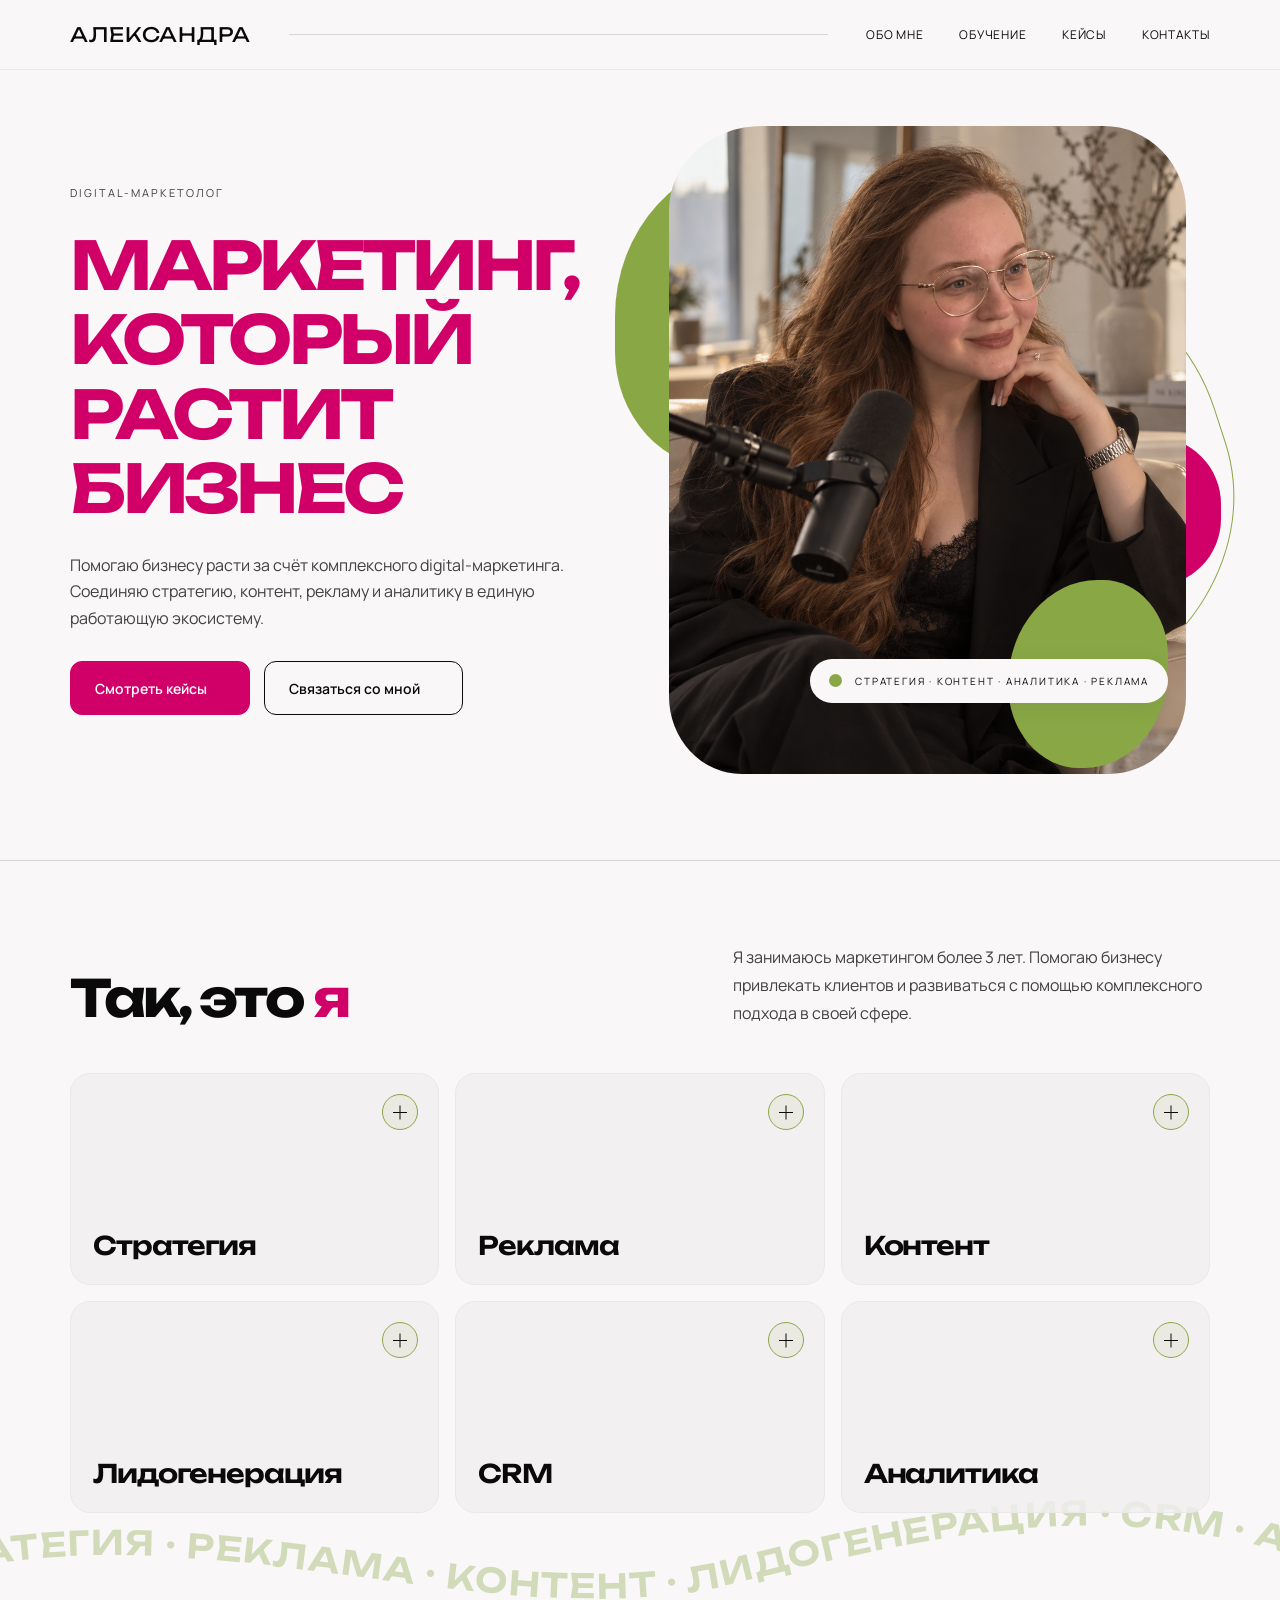
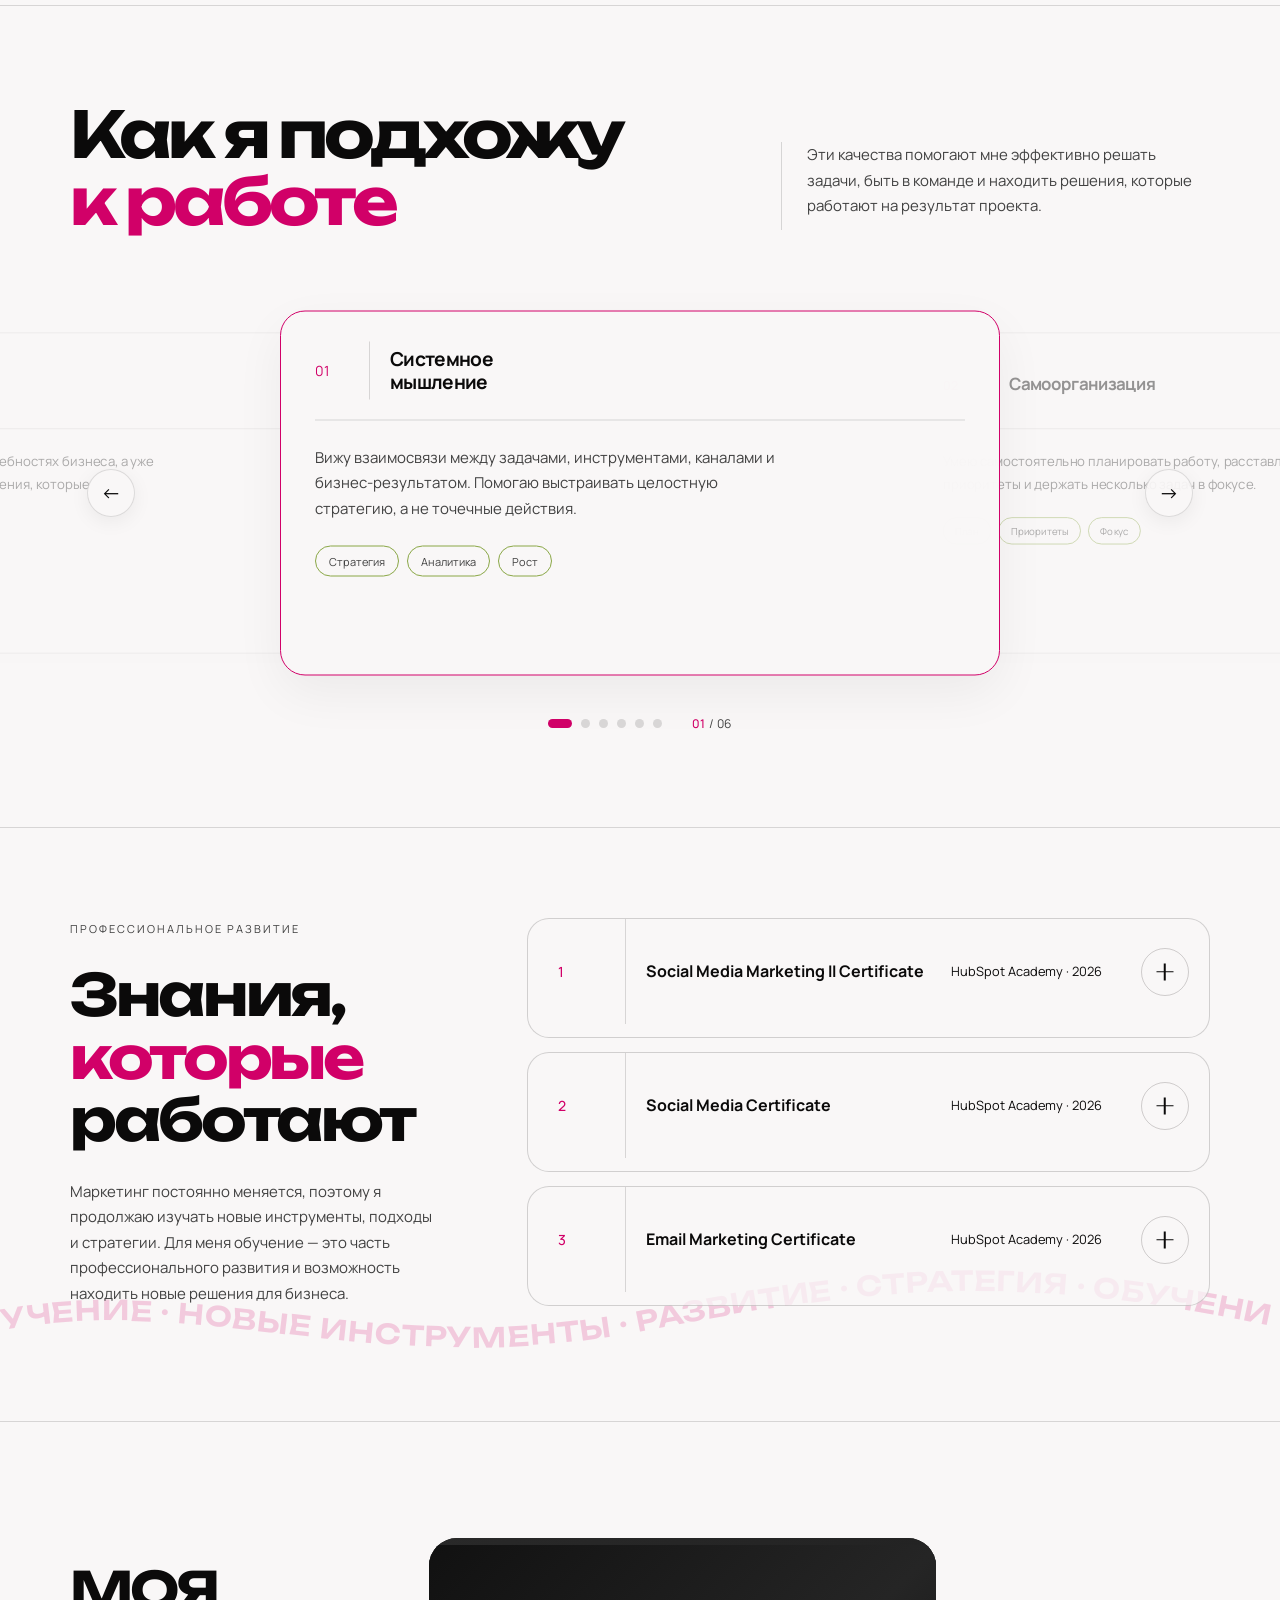
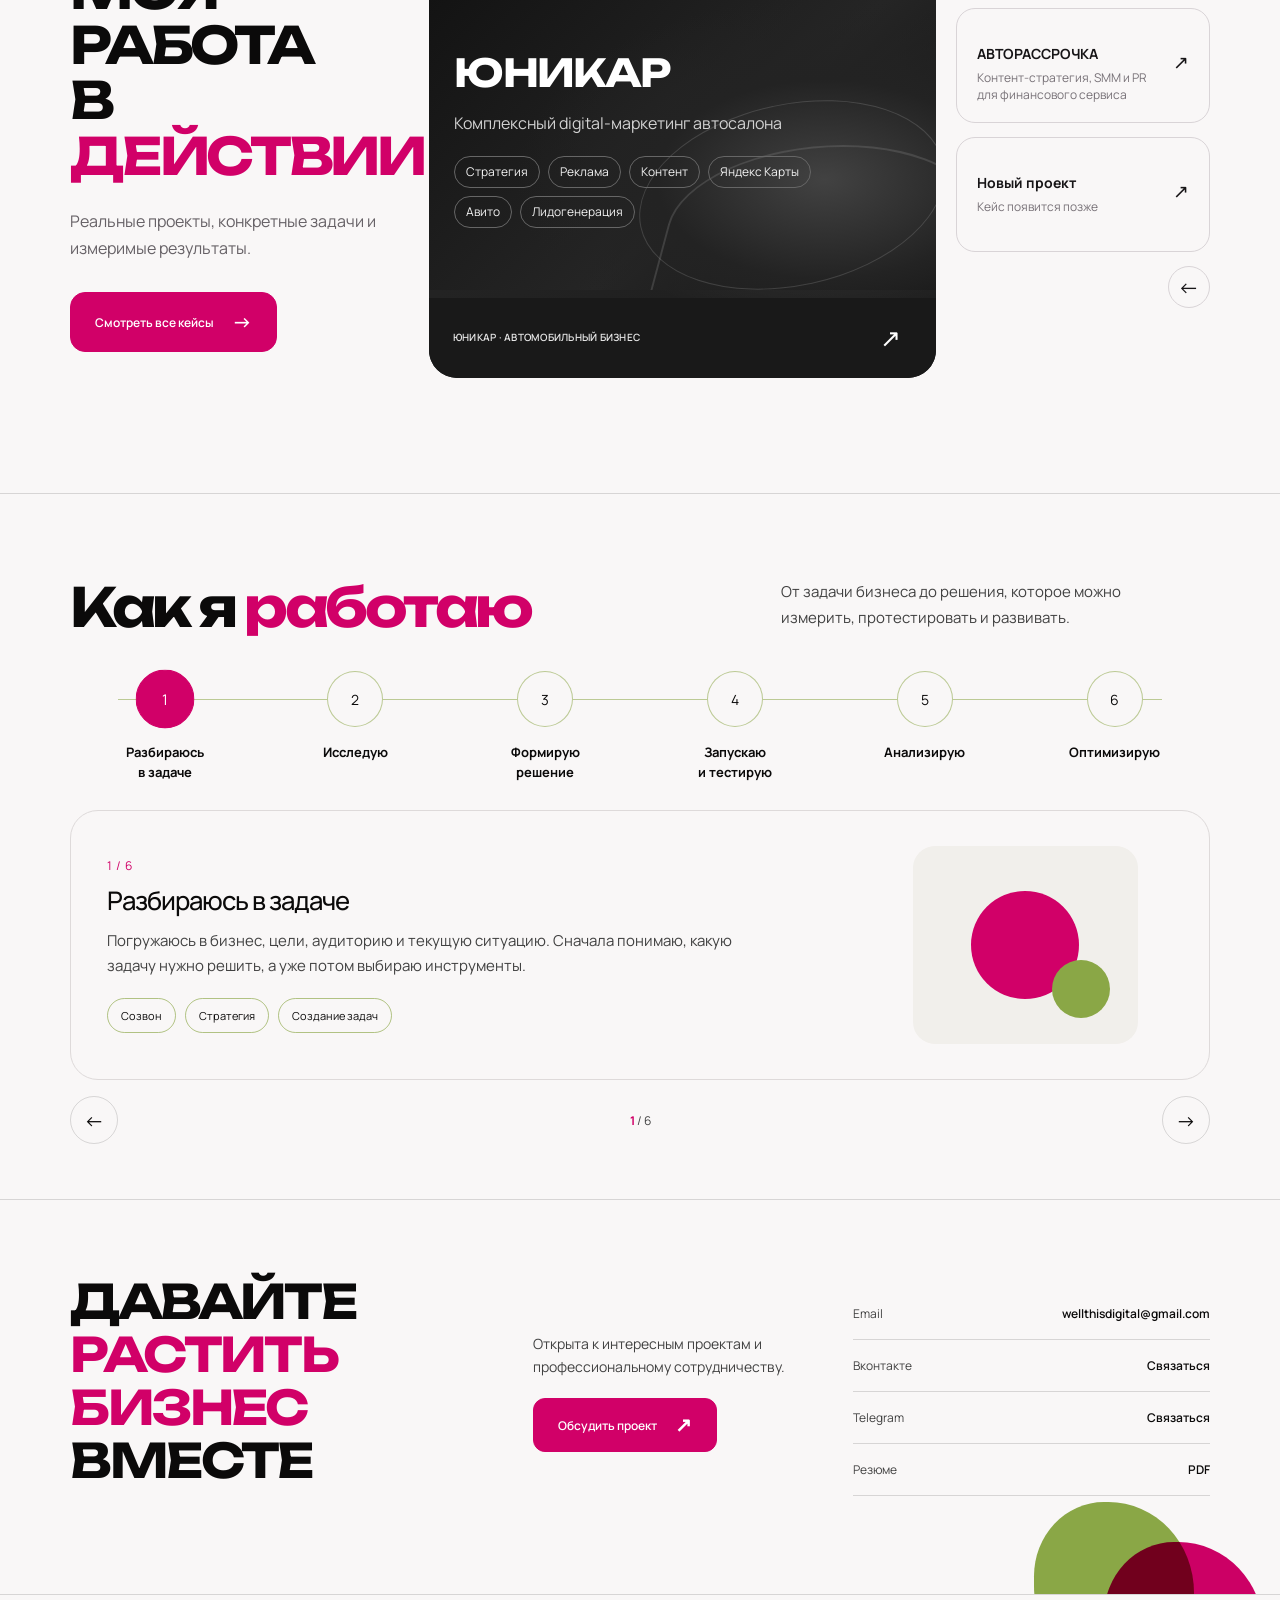
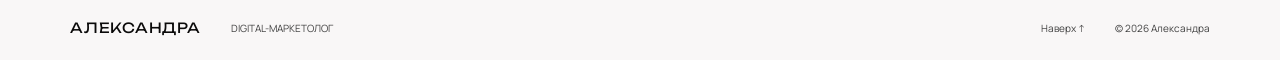
<file: index.html>
<!DOCTYPE html>
<html lang="ru">
<head>
  <meta charset="UTF-8">
  <meta name="viewport" content="width=device-width, initial-scale=1.0">
  <meta name="description" content="Портфолио Александры, digital-маркетолога. Комплексный интернет-маркетинг, реклама, контент-стратегия, CRM и аналитика.">
  <meta name="theme-color" content="#F9F7F7">
  <meta property="og:title" content="Александра — Digital-маркетолог">
  <meta property="og:description" content="Маркетинг, который растит бизнес">
  <meta property="og:type" content="website">
  <title>Маркетинг, который растит бизнес</title>
  <link rel="icon" type="image/png" href="assets/image/favicon.png">
  <link rel="apple-touch-icon" href="assets/image/favicon.png">
  <link rel="preconnect" href="https://fonts.googleapis.com">
  <link rel="preconnect" href="https://fonts.gstatic.com" crossorigin>
  <link href="https://fonts.googleapis.com/css2?family=Manrope:wght@400;500;600;700&family=Unbounded:wght@400;500;600;700&display=swap" rel="stylesheet">
  <link rel="stylesheet" href="styles.css">
</head>
<body>
  <header class="site-header">
    <a class="brand" href="#top" aria-label="Александра — на главную">АЛЕКСАНДРА</a>
    <span class="header-rule" aria-hidden="true"></span>
    <button class="menu-toggle" type="button" aria-label="Открыть меню" aria-expanded="false" aria-controls="main-nav">
      <span></span><span></span>
    </button>
    <nav class="main-nav" id="main-nav" aria-label="Основная навигация">
      <a href="#about">Обо мне</a>
      <a href="#approach">Обучение</a>
      <a href="#cases">Кейсы</a>
      <a href="#contacts">Контакты</a>
    </nav>
  </header>

  <main id="top">
    <section class="hero section-wrap" aria-labelledby="hero-title">
      <div class="hero-copy">
        <p class="eyebrow">DIGITAL-МАРКЕТОЛОГ</p>
        <h1 id="hero-title">МАРКЕТИНГ,<br>КОТОРЫЙ<br>РАСТИТ<br>БИЗНЕС</h1>
        <p class="hero-description">Помогаю бизнесу расти за счёт комплексного digital-маркетинга. Соединяю стратегию, контент, рекламу и аналитику в единую работающую экосистему.</p>
        <div class="hero-actions">
          <a class="button button-primary" href="#cases">Смотреть кейсы <span aria-hidden="true"></span></a>
          <a class="button button-secondary" href="#contacts">Связаться со мной <span aria-hidden="true"></span></a>
        </div>
      </div>

      <div class="hero-visual" aria-label="Портрет Александры">
        <div class="shape shape-olive shape-olive-top" aria-hidden="true"></div>
        <div class="shape shape-outline" aria-hidden="true"></div>
        <div class="shape shape-pink" aria-hidden="true"></div>
        <div class="shape shape-olive shape-olive-bottom" aria-hidden="true"></div>
        <div class="portrait-frame">
          <img src="assets/image/portrait.png" alt="Александра — digital-маркетолог" fetchpriority="high">
        </div>
        <div class="photo-label"><span class="label-dot"></span> СТРАТЕГИЯ · КОНТЕНТ · АНАЛИТИКА · РЕКЛАМА</div>
      </div>
    </section>

    <section class="section-wrap about-section" id="about" aria-labelledby="about-title">
      <div class="about-topline">
        <div class="section-heading">
         <h2 id="about-title">Так, это <span>я</span></h2>
        </div>
        <div class="about-lead">
          <p>Я занимаюсь маркетингом более 3 лет. Помогаю бизнесу привлекать клиентов и развиваться с помощью комплексного подхода в своей сфере.</p>
        </div>
      </div>

<!-- Бегущая строка на фоне карточек -->
<div class="directions-marquee" aria-hidden="true">
  <svg viewBox="0 0 1600 260" preserveAspectRatio="xMidYMid meet">
    <defs>
      <path
        id="marquee-curve"
        d="M -80 145 C 300 65, 620 235, 930 155 S 1450 55, 1680 145"
      />
    </defs>

    <text>
      <textPath href="#marquee-curve">
        СТРАТЕГИЯ · РЕКЛАМА · КОНТЕНТ · ЛИДОГЕНЕРАЦИЯ · CRM · АНАЛИТИКА ·
        СТРАТЕГИЯ · РЕКЛАМА · КОНТЕНТ · ЛИДОГЕНЕРАЦИЯ · CRM · АНАЛИТИКА ·
        СТРАТЕГИЯ · РЕКЛАМА · КОНТЕНТ · ЛИДОГЕНЕРАЦИЯ · CRM · АНАЛИТИКА ·

        <animate
          attributeName="startOffset"
          from="0%"
          to="-33.333%"
          dur="30s"
          repeatCount="indefinite"
        />
      </textPath>
    </text>
  </svg>
</div>
      
<div class="about-main">
<div class="directions-grid">

  <!-- 01. Стратегия -->
  <details class="direction-card">
    <summary class="direction-card-summary">
      <span class="direction-card-title">Стратегия</span>
      <span class="direction-card-plus"></span>
    </summary>

    <div class="direction-card-content">
      <p>
        Анализирую ваш бизнес, целевую аудиторию и конкурентную среду.
        Определяю цели продвижения, подбираю каналы коммуникации и
        формирую стратегию интернет-маркетинга с учётом задач бизнеса.
      </p>

      <div class="direction-tools">
        <h4 class="direction-tools-title">Инструменты и методы</h4>

        <div class="direction-tools-list">
          <span class="direction-tool">Яндекс Метрика</span>
          <span class="direction-tool">Яндекс Wordstat</span>
          <span class="direction-tool">Social Monitoring</span>
          <span class="direction-tool">Анализ конкурентов</span>
          <span class="direction-tool">Анализ целевой аудитории</span>
        </div>
      </div>
    </div>
  </details>


  <!-- 02. Реклама -->
  <details class="direction-card">
    <summary class="direction-card-summary">
      <span class="direction-card-title">Реклама</span>
      <span class="direction-card-plus"></span>
    </summary>

    <div class="direction-card-content">
      <p>
        Запускаю и оптимизирую рекламные кампании. Работаю с рекламными
        объявлениями, анализирую результаты и корректирую продвижение,
        чтобы привлекать целевую аудиторию и снижать стоимость
        привлечения клиентов.
      </p>

      <div class="direction-tools">
        <h4 class="direction-tools-title">Инструменты</h4>

        <div class="direction-tools-list">
          <span class="direction-tool">VK Реклама</span>
          <span class="direction-tool">Яндекс Директ</span>
          <span class="direction-tool">Яндекс Карты</span>
          <span class="direction-tool">Avito</span>
        </div>
      </div>
    </div>
  </details>


  <!-- 03. Контент -->
  <details class="direction-card">
    <summary class="direction-card-summary">
      <span class="direction-card-title">Контент</span>
      <span class="direction-card-plus"></span>
    </summary>

    <div class="direction-card-content">
      <p>
        Разрабатываю контент-стратегию и управляю процессом её реализации.
        Ставлю задачи SMM-специалистам, дизайнерам и другим коллегам, контролирую соответствие контента целям маркетинга
        и единой коммуникационной стратегии.
      </p>

      <div class="direction-tools">
        <h4 class="direction-tools-title">Инструменты</h4>

        <div class="direction-tools-list">
          <span class="direction-tool">Canva</span>
          <span class="direction-tool">CapCut</span>
          <span class="direction-tool">Telegram</span>
          <span class="direction-tool">VK</span>
          <span class="direction-tool">Instagram</span>
          <span class="direction-tool">AI (Claude, ChatGPT)</span>
          <span class="direction-tool">Premiere Pro</span>
        </div>
      </div>
    </div>
  </details>


  <!-- 04. Лидогенерация -->
  <details class="direction-card">
    <summary class="direction-card-summary">
      <span class="direction-card-title">Лидогенерация</span>
      <span class="direction-card-plus"></span>
    </summary>

    <div class="direction-card-content">
      <p>
        Настраиваю формы сбора заявок и чат-боты на различных площадках.
        Продумываю путь пользователя от первого контакта с брендом
        до обращения в компанию и помогаю выстраивать эффективную
        систему привлечения потенциальных клиентов.
      </p>

      <div class="direction-tools">
        <h4 class="direction-tools-title">Инструменты</h4>

        <div class="direction-tools-list">
          <span class="direction-tool">Salebot</span>
          <span class="direction-tool">Senler</span>
          <span class="direction-tool">VK Формы</span>
          <span class="direction-tool">Чат-боты</span>
          <span class="direction-tool">Формы сбора заявок</span>
        </div>
      </div>
    </div>
  </details>


  <!-- 05. CRM -->
  <details class="direction-card">
    <summary class="direction-card-summary">
      <span class="direction-card-title">CRM</span>
      <span class="direction-card-plus"></span>
    </summary>

    <div class="direction-card-content">
      <p>
        Разрабатываю структуру воронки продаж, продумываю этапы
        взаимодействия с клиентами и участвую во внедрении CRM-процессов.
        Помогаю систематизировать работу с заявками и выстраивать
        взаимодействие между маркетингом и продажами.
      </p>

      <div class="direction-tools">
        <h4 class="direction-tools-title">Инструменты</h4>

        <div class="direction-tools-list">
          <span class="direction-tool">CRM-системы</span>
          <span class="direction-tool">Воронка продаж</span>
          <span class="direction-tool">Автоматизация процессов</span>
          <span class="direction-tool">Битрикс24</span>
          <span class="direction-tool">Sboard</span>
          <span class="direction-tool">Teamly</span>
        </div>
      </div>
    </div>
  </details>


  <!-- 06. Аналитика -->
  <details class="direction-card">
    <summary class="direction-card-summary">
      <span class="direction-card-title">Аналитика</span>
      <span class="direction-card-plus"></span>
    </summary>

    <div class="direction-card-content">
      <p>
        Анализирую эффективность рекламных кампаний и маркетинговых
        активностей. Изучаю результаты продвижения, выявляю точки роста
        и определяю, какие изменения могут повысить эффективность маркетинга.
      </p>

      <div class="direction-tools">
        <h4 class="direction-tools-title">Инструменты</h4>

        <div class="direction-tools-list">
          <span class="direction-tool">Яндекс Метрика</span>
          <span class="direction-tool">VK Статистика</span>
          <span class="direction-tool">Яндекс Вебмастер</span>
          <span class="direction-tool">Notion</span>
          <span class="direction-tool">Google Таблицы</span>
          <span class="direction-tool">UTM-метки</span>
        </div>
      </div>
    </div>
  </details>

</div>

</div>

</div>
      </div>
    </section>
    <!-- =====================================================
     02. SOFT SKILLS
===================================================== -->

<section class="section-wrap soft-skills-section"
         id="soft-skills"
         aria-labelledby="soft-skills-title">

  <div class="soft-skills-heading">

    <div class="soft-skills-heading-main">

      <h2 id="soft-skills-title">
        Как я подхожу<br>
        <span>к работе</span>
      </h2>
    </div>

    <div class="soft-skills-intro">
      <span class="soft-skills-intro-line"></span>

      <p>
        Эти качества помогают мне эффективно решать задачи,
        быть в команде и находить решения,
        которые работают на результат проекта.
      </p>
    </div>

  </div>


  <div class="soft-carousel">

    <button
      class="soft-carousel-arrow soft-carousel-arrow-prev"
      type="button"
      aria-label="Предыдущий soft skill">
      <span>←</span>
    </button>


    <div class="soft-carousel-window">

      <div class="soft-carousel-track">


        <!-- 01 -->
        <article class="soft-skill-card is-active"
                 data-soft-index="0">

          <div class="soft-skill-top">
            <span class="soft-skill-number">01</span>

            <h3>
              Системное<br>
              мышление
            </h3>

             
          </div>

          <div class="soft-skill-divider"></div>

          <div class="soft-skill-body">

            <p>
              Вижу взаимосвязи между задачами, инструментами,
              каналами и бизнес-результатом. Помогаю выстраивать
              целостную стратегию, а не точечные действия.
            </p>

            <div class="soft-skill-tags">
              <span>Стратегия</span>
              <span>Аналитика</span>
              <span>Рост</span>
            </div>


          </div>
        </article>


        <!-- 02 -->
        <article class="soft-skill-card"
                 data-soft-index="1">

          <div class="soft-skill-top">
            <span class="soft-skill-number">02</span>

            <h3>Самоорганизация</h3>

          </div>

          <div class="soft-skill-divider"></div>

          <div class="soft-skill-body">

            <p>
              Умею самостоятельно планировать работу,
              расставлять приоритеты и держать несколько
              задач в фокусе.
            </p>

            <div class="soft-skill-tags">
              <span>План</span>
              <span>Приоритеты</span>
              <span>Фокус</span>
            </div>


          </div>
        </article>


        <!-- 03 -->
        <article class="soft-skill-card"
                 data-soft-index="2">

          <div class="soft-skill-top">
            <span class="soft-skill-number">03</span>

            <h3>Саморазвитие</h3>

            
          </div>

          <div class="soft-skill-divider"></div>

          <div class="soft-skill-body">

            <p>
              Постоянно изучаю новые инструменты, подходы
              и тренды, чтобы расширять свои профессиональные
              возможности.
            </p>

            <div class="soft-skill-tags">
              <span>Обучение</span>
              <span>Инструменты</span>
              <span>Развитие</span>
            </div>


          </div>
        </article>


        <!-- 04 -->
        <article class="soft-skill-card"
                 data-soft-index="3">

          <div class="soft-skill-top">
            <span class="soft-skill-number">04</span>

            <h3>
              Умение объяснять<br>
              сложное простым языком
            </h3>

          </div>

          <div class="soft-skill-divider"></div>

          <div class="soft-skill-body">

            <p>
              Перевожу маркетинговые задачи и инструменты
              на понятный для бизнеса язык. Умею доносить
              идеи чётко и структурно.
            </p>

            <div class="soft-skill-tags">
              <span>Коммуникация</span>
              <span>Структура</span>
              <span>Понятность</span>
            </div>


          </div>
        </article>


        <!-- 05 -->
        <article class="soft-skill-card"
                 data-soft-index="4">

          <div class="soft-skill-top">
            <span class="soft-skill-number">05</span>

            <h3>
              Ответственность<br>
              за сроки
            </h3>

          </div>

          <div class="soft-skill-divider"></div>

          <div class="soft-skill-body">

            <p>
              Соблюдаю дедлайны и держу задачи под контролем
              от начала до завершения. Заранее оцениваю сроки
              и предупреждаю о возможных рисках.
            </p>

            <div class="soft-skill-tags">
              <span>Дедлайны</span>
              <span>Контроль</span>
              <span>Ответственность</span>
            </div>


          </div>
        </article>


        <!-- 06 -->
        <article class="soft-skill-card"
                 data-soft-index="5">

          <div class="soft-skill-top">
            <span class="soft-skill-number">06</span>

            <h3>
              Ориентация<br>
              на задачи клиента
            </h3>

          </div>

          <div class="soft-skill-divider"></div>

          <div class="soft-skill-body">

            <p>
              Сначала разбираюсь в задаче и потребностях бизнеса,
              а уже потом подбираю инструменты и решения,
              которые действительно приносят результат.
            </p>

            <div class="soft-skill-tags">
              <span>Клиент</span>
              <span>Ценность</span>
              <span>Результат</span>
            </div>


          </div>
        </article>

      </div>

    </div>


    <button
      class="soft-carousel-arrow soft-carousel-arrow-next"
      type="button"
      aria-label="Следующий soft skill">
      <span>→</span>
    </button>

  </div>


  <div class="soft-carousel-controls">

    <div class="soft-carousel-dots"
         aria-label="Навигация по soft skills">

      <button type="button" data-soft-dot="0" aria-label="Системное мышление"></button>
      <button type="button" data-soft-dot="1" aria-label="Самоорганизация"></button>
      <button type="button" data-soft-dot="2" aria-label="Саморазвитие"></button>
      <button type="button" data-soft-dot="3" aria-label="Умение объяснять сложное простым языком"></button>
      <button type="button" data-soft-dot="4" aria-label="Ответственность за сроки"></button>
      <button type="button" data-soft-dot="5" aria-label="Ориентация на задачи клиента"></button>

    </div>

    <span class="soft-carousel-counter">
      <b>01</b> / 06
    </span>

  </div>

</section>
    <section class="section-wrap learning-section" id="approach" aria-labelledby="learning-title">
      <div class="learning-copy">
        <p class="section-index">ПРОФЕССИОНАЛЬНОЕ РАЗВИТИЕ</p>
        <h2 id="learning-title">Знания,<br><span>которые</span><br>работают</h2>
        <p class="learning-description">Маркетинг постоянно меняется, поэтому я продолжаю изучать новые инструменты, подходы и стратегии. Для меня обучение — это часть профессионального развития и возможность находить новые решения для бизнеса.</p>
      </div>

      <div class="learning-certificates" aria-label="Сертификаты HubSpot Academy">
        <details class="certificate-card">
          <summary class="certificate-summary">
            <span class="certificate-number">1</span>
            <span class="certificate-name">Social Media Marketing II Certificate</span>
            <span class="certificate-meta">HubSpot Academy · 2026</span>
            <span class="certificate-toggle" aria-hidden="true"></span>
          </summary>
          <div class="certificate-content">
            <a class="certificate-preview" href="assets/certificates/certificate-social-media-marketing-ii.png" target="_blank" rel="noopener" aria-label="Открыть сертификат Social Media Marketing II в полном размере">
              <img src="assets/certificates/certificate-social-media-marketing-ii.png" alt="Сертификат Social Media Marketing II Certificate от HubSpot Academy" loading="lazy">
              <span class="certificate-zoom" aria-hidden="true">↗</span>
            </a>
            <div class="certificate-details">
              <h3>Сертификат по социальному медиамаркетингу</h3>
              <p>Стратегическое планирование, создание контента, развитие сообщества, социальная коммерция, реклама без cookies и создание коротких видео.</p>
              <div class="certificate-tags" aria-label="Темы курса">
                <span>Стратегия</span><span>Контент</span><span>Сообщество</span><span>Социальная коммерция</span><span>Короткие видео</span>
              </div>
              <a class="button button-primary certificate-button" href="assets/certificates/certificate-social-media-marketing-ii.png" target="_blank" rel="noopener">Посмотреть сертификат <span aria-hidden="true">↗</span></a>
            </div>
          </div>
        </details>

        <details class="certificate-card">
          <summary class="certificate-summary">
            <span class="certificate-number">2</span>
            <span class="certificate-name">Social Media Certificate</span>
            <span class="certificate-meta">HubSpot Academy · 2026</span>
            <span class="certificate-toggle" aria-hidden="true"></span>
          </summary>
          <div class="certificate-content">
            <a class="certificate-preview" href="assets/certificates/certificate-social-media.png" target="_blank" rel="noopener" aria-label="Открыть сертификат Social Media Certificate в полном размере">
              <img src="assets/certificates/certificate-social-media.png" alt="Сертификат Social Media Certificate от HubSpot Academy" loading="lazy">
              <span class="certificate-zoom" aria-hidden="true">↗</span>
            </a>
            <div class="certificate-details">
              <h3>Сертификат по социальным медиа</h3>
              <p>Социальный мониторинг, контент-стратегия, вовлечённость аудитории, создание правил коммуникации и оценка эффективности социальных сетей.</p>
              <div class="certificate-tags" aria-label="Темы курса">
                <span>Social monitoring</span><span>Контент-стратегия</span><span>Вовлечённость</span><span>Коммуникация</span><span>Social ROI</span>
              </div>
              <a class="button button-primary certificate-button" href="assets/certificates/certificate-social-media.png" target="_blank" rel="noopener">Посмотреть сертификат <span aria-hidden="true">↗</span></a>
            </div>
          </div>
        </details>

        <details class="certificate-card">
          <summary class="certificate-summary">
            <span class="certificate-number">3</span>
            <span class="certificate-name">Email Marketing Certificate</span>
            <span class="certificate-meta">HubSpot Academy · 2026</span>
            <span class="certificate-toggle" aria-hidden="true"></span>
          </summary>
          <div class="certificate-content">
            <a class="certificate-preview" href="assets/certificates/Email-marketing.png" target="_blank" rel="noopener" aria-label="Открыть сертификат Email Marketing Certificate в полном размере">
              <img src="assets/certificates/Email-marketing.png" alt="Сертификат Email Marketing Certificate от HubSpot Academy" loading="lazy">
              <span class="certificate-zoom" aria-hidden="true">↗</span>
            </a>
            <div class="certificate-details">
              <h3>Сертификат по email-маркетингу</h3>
              <p>Изучение и практическое применение инструментов email-маркетинга: создание и настройка email-кампаний, сегментация контактов, автоматизация рассылок, анализ эффективности и оптимизация коммуникации с аудиторией.</p>
              <div class="certificate-tags" aria-label="Темы курса">
                <span>Email-marketing</span><span>A/B-тестирование</span><span>Рассылки</span><span>Пуш-уведомления</span><span>Аналитика рассылок</span><span>Сегментация</span>
              </div>
              <a class="button button-primary certificate-button" href="assets/certificates/certificate-social-media.png" target="_blank" rel="noopener">Посмотреть сертификат <span aria-hidden="true">↗</span></a>
            </div>
          </div>
        </details>
      </div>

      <div class="learning-marquee" aria-hidden="true">
        <svg viewBox="0 0 1600 230" preserveAspectRatio="none">
          <defs><path id="learning-marquee-curve" d="M 0 90 C 260 45, 470 165, 800 105 S 1300 45, 1600 115" /></defs>
          <text><textPath href="#learning-marquee-curve">ОБУЧЕНИЕ · НОВЫЕ ИНСТРУМЕНТЫ · РАЗВИТИЕ · СТРАТЕГИЯ · ОБУЧЕНИЕ · НОВЫЕ ИНСТРУМЕНТЫ · РАЗВИТИЕ · СТРАТЕГИЯ · <animate attributeName="startOffset" from="0%" to="-50%" dur="32s" repeatCount="indefinite" /></textPath></text>
        </svg>
      </div>
    </section>
  
<section class="section-wrap cases-section" id="cases" aria-labelledby="cases-title">

  <!-- Заголовок слева -->
  <div class="cases-intro">
    <h2 id="cases-title">МОЯ РАБОТА<br>В <span>ДЕЙСТВИИ</span></h2>
    <p>Реальные проекты, конкретные задачи и измеримые результаты.</p>
    <a class="button button-primary" href="#case-carousel">
      Смотреть все кейсы <span aria-hidden="true">→</span>
    </a>
  </div>

  <!-- Карусель проектов -->
  <div class="cases-carousel" id="case-carousel"
       aria-label="Мои проекты">

    <!-- Большая карточка выбранного проекта -->
    <article class="featured-case" data-case-id="unicar">

      <button class="case-open-area" type="button"
              data-open-case="unicar"
              aria-label="Подробнее о проекте Юникар">

        <div class="case-visual">
          <div class="case-placeholder">
            <span class="case-number"></span>
            <div class="case-brand">ЮНИКАР</div>
            <p>Комплексный digital-маркетинг автосалона</p>

            <div class="case-tags">
              <span>Стратегия</span>
              <span>Реклама</span>
              <span>Контент</span>
              <span>Яндекс Карты</span>
              <span>Авито</span>
              <span>Лидогенерация</span>
            </div>
          </div>
        </div>

      </button>

      <div class="case-footer">
        <span>ЮНИКАР · АВТОМОБИЛЬНЫЙ БИЗНЕС</span>

        <!-- Эта стрелка переключает проекты -->
        <button class="case-next" type="button"
                aria-label="Следующий проект">
          ↗
        </button>
      </div>
    </article>

    <!-- Два следующих проекта -->
    <div class="case-teasers">

      <article class="teaser-card" data-case-id="project-02">
        <span class="teaser-number"></span>
        <button class="teaser-open" type="button"
                data-open-case="project-02">
          <span class="teaser-title">Новый проект</span>
          <span class="teaser-caption">Кейс появится позже</span>
        </button>
        <span class="teaser-arrow" aria-hidden="true">↗</span>
      </article>

      <article class="teaser-card" data-case-id="project-03">
        <span class="teaser-number"></span>
        <button class="teaser-open" type="button"
                data-open-case="project-03">
          <span class="teaser-title">Новый проект</span>
          <span class="teaser-caption">Кейс появится позже</span>
        </button>
        <span class="teaser-arrow" aria-hidden="true">↗</span>
      </article>

      <!-- Кнопка возврата к предыдущим проектам -->
      <button class="cases-prev" type="button"
              aria-label="Предыдущий проект">
        ←
      </button>

    </div>
  </div>

  <!-- Модальное окно с подробностями кейса -->
  <div class="case-modal" id="case-modal"
       hidden
       role="dialog"
       aria-modal="true"
       aria-labelledby="case-modal-title">

    <div class="case-modal-backdrop" data-close-case></div>

    <div class="case-modal-content">
      <button class="case-modal-close" type="button"
              data-close-case
              aria-label="Закрыть кейс">
        ×
      </button>

      <span class="case-modal-number"></span>
      <h3 id="case-modal-title">ЮНИКАР</h3>

      <p class="case-modal-description">
        Комплексный digital-маркетинг автосалона.
      </p>

      <div class="case-modal-body">
        <!-- Подробное описание проекта добавим отдельно -->
      </div>

      <div class="case-modal-navigation">
        <button class="case-modal-prev" type="button">
          ← Предыдущий кейс
        </button>
        <button class="case-modal-next" type="button">
          Следующий кейс →
        </button>
      </div>
    </div>
  </div>

</section>

<!-- =====================================================
     05. КАК Я РАБОТАЮ
===================================================== -->

<section class="section-wrap work-process-section"
         id="process"
         aria-labelledby="process-title">

  <!-- Заголовок -->

  <div class="work-process-heading">

    <div class="work-process-title">

      <h2 id="process-title">
        Как я <span>работаю</span>
      </h2>

    </div>

    <div class="work-process-intro">
      <p>
        От задачи бизнеса до решения, которое
        можно измерить, протестировать и
        развивать.
      </p>
    </div>

  </div>


  <!-- =================================================
       ШАГИ ПРОЦЕССА
  ================================================== -->

  <div class="work-process-steps">

    <!-- 01 -->

    <button class="work-process-step is-active"
            type="button"
            data-process-step="0">

      <span class="work-process-number">1</span>

      <span class="work-process-step-title">
        Разбираюсь<br>
        в задаче
      </span>

    </button>


    <!-- 02 -->

    <button class="work-process-step"
            type="button"
            data-process-step="1">

      <span class="work-process-number">2</span>

      <span class="work-process-step-title">
        Исследую
      </span>

    </button>


    <!-- 03 -->

    <button class="work-process-step"
            type="button"
            data-process-step="2">

      <span class="work-process-number">3</span>

      <span class="work-process-step-title">
        Формирую<br>
        решение
      </span>

    </button>


    <!-- 04 -->

    <button class="work-process-step"
            type="button"
            data-process-step="3">

      <span class="work-process-number">4</span>

      <span class="work-process-step-title">
        Запускаю<br>
        и тестирую
      </span>

    </button>


    <!-- 05 -->

    <button class="work-process-step"
            type="button"
            data-process-step="4">

      <span class="work-process-number">5</span>

      <span class="work-process-step-title">
        Анализирую
      </span>

    </button>


    <!-- 06 -->

    <button class="work-process-step"
            type="button"
            data-process-step="5">

      <span class="work-process-number">6</span>

      <span class="work-process-step-title">
        Оптимизирую
      </span>

    </button>

  </div>


  <!-- =================================================
       АКТИВНЫЙ ЭТАП
  ================================================== -->

  <div class="work-process-content">

    <!-- 01 -->

    <article class="work-process-panel is-active"
             data-process-panel="0">

      <div class="work-process-panel-text">

        <span class="work-process-counter">
          1 / 6
        </span>

        <h3>
          Разбираюсь в задаче
        </h3>

        <p>
          Погружаюсь в бизнес, цели, аудиторию и текущую
          ситуацию. Сначала понимаю, какую задачу нужно
          решить, а уже потом выбираю инструменты.
        </p>

        <div class="work-process-tags">
          <span>Созвон</span>
          <span>Стратегия</span>
          <span>Создание задач</span>
        </div>

      </div>

      <div class="work-process-visual"
           aria-hidden="true">
        <span class="work-shape-pink"></span>
        <span class="work-shape-olive"></span>
      </div>

    </article>


    <!-- 02 -->

    <article class="work-process-panel"
             data-process-panel="1">

      <div class="work-process-panel-text">

        <span class="work-process-counter">
          2 / 6
        </span>

        <h3>
          Исследую
        </h3>

        <p>
          Изучаю аудиторию, конкурентов, текущие каналы
          продвижения и данные. Ищу точки роста и
          определяю, что уже работает, а что требует изменений.
        </p>

        <div class="work-process-tags">
          <span>Аудит площадок</span>
          <span>Анализ ситуации</span>
          <span>Выявляю точки роста</span>
        </div>

      </div>

      <div class="work-process-visual"
           aria-hidden="true">
        <span class="work-shape-pink"></span>
        <span class="work-shape-olive"></span>
      </div>

    </article>


    <!-- 03 -->

    <article class="work-process-panel"
             data-process-panel="2">

      <div class="work-process-panel-text">

        <span class="work-process-counter">
          3 / 6
        </span>

        <h3>
          Формирую решение
        </h3>

        <p>
          Предлагаю стратегию, подбираю инструменты
          и составляю понятный план действий
          с приоритетами. 
        </p>

        <div class="work-process-tags">
          <span>Созвон</span>
          <span>Разбор ситуации</span>
          <span>План действий</span>
        </div>

      </div>

      <div class="work-process-visual"
           aria-hidden="true">
        <span class="work-shape-pink"></span>
        <span class="work-shape-olive"></span>
      </div>

    </article>


    <!-- 04 -->

    <article class="work-process-panel"
             data-process-panel="3">

      <div class="work-process-panel-text">

        <span class="work-process-counter">
          4 / 6
        </span>

        <h3>
          Запускаю и тестирую
        </h3>

        <p>
          Реализую решение, настраиваю инструменты,
          тестирую гипотезы и корректирую то,
          что не работает.
        </p>

        <div class="work-process-tags">
          <span>Запуск</span>
          <span>Тестирование гипотез</span>
          <span>Коррекция результата</span>
        </div>

      </div>

      <div class="work-process-visual"
           aria-hidden="true">
        <span class="work-shape-pink"></span>
        <span class="work-shape-olive"></span>
      </div>

    </article>


    <!-- 05 -->

    <article class="work-process-panel"
             data-process-panel="4">

      <div class="work-process-panel-text">

        <span class="work-process-counter">
          5 / 6
        </span>

        <h3>
          Анализирую результат
        </h3>

        <p>
          Оцениваю эффективность по ключевым метрикам
          и смотрю не только на цифры, но и на поведение
          аудитории.
        </p>

        <div class="work-process-tags">
          <span>Метрики</span>
          <span>Аналитика работы</span>
          <span>Инструменты для Вас</span>
        </div>

      </div>

      <div class="work-process-visual"
           aria-hidden="true">
        <span class="work-shape-pink"></span>
        <span class="work-shape-olive"></span>
      </div>

    </article>


    <!-- 06 -->

    <article class="work-process-panel"
             data-process-panel="5">

      <div class="work-process-panel-text">

        <span class="work-process-counter">
          6 / 6
        </span>

        <h3>
          Оптимизирую и развиваю
        </h3>

        <p>
          Масштабирую успешные решения, внедряю новые
          инструменты и продолжаю искать точки роста.
        </p>

        <div class="work-process-tags">
          <span>Оптимизация</span>
          <span>Рост</span>
          <span>Развитие решений</span>
        </div>

      </div>

      <div class="work-process-visual"
           aria-hidden="true">
        <span class="work-shape-pink"></span>
        <span class="work-shape-olive"></span>
      </div>

    </article>

  </div>


  <!-- =================================================
       НАВИГАЦИЯ
  ================================================== -->

  <div class="work-process-controls">

    <button class="work-process-arrow work-process-arrow-prev"
            type="button"
            aria-label="Предыдущий этап">
      <span>←</span>
    </button>

    <span class="work-process-current">
      <b>1</b> / 6
    </span>

    <button class="work-process-arrow work-process-arrow-next"
            type="button"
            aria-label="Следующий этап">
      <span>→</span>
    </button>

  </div>

</section>
    <section class="section-wrap contacts-section" id="contacts" aria-labelledby="contacts-title">
      <div class="contacts-heading">
        <h2 id="contacts-title">ДАВАЙТЕ<br><span>РАСТИТЬ <br>БИЗНЕС</span><br>ВМЕСТЕ</h2>
      </div>
      <div class="contacts-copy">
        <p>Открыта к интересным проектам и профессиональному сотрудничеству.</p>
        <a class="button button-primary" href="https://t.me/goldretriver">Обсудить проект <span aria-hidden="true">↗</span></a>
      </div>
      <div class="contact-links">
        <a href="mailto:wellthisdigital@gmail.com"><span>Email</span><b>wellthisdigital@gmail.com</b></a>
        <a href="https://t.me/goldretriver" target="_blank" rel="noreferrer"><span>Вконтакте</span><b>Связаться</b></a>
        <a href="https://t.me/goldretriver" target="_blank" rel="noreferrer"><span>Telegram</span><b>Связаться</b></a>
        <a href="assets/certificates/Res_I.pdf" aria-label="Добавить ссылку на резюме"><span>Резюме</span><b>PDF</b></a>
      </div>
      <div class="contact-decoration" aria-hidden="true"><span></span><i></i></div>
    </section>
  </main>

  <footer class="site-footer">
    <a class="brand" href="#top">АЛЕКСАНДРА</a>
    <span>DIGITAL-МАРКЕТОЛОГ</span>
    <a href="#top">Наверх ↑</a>
    <small>© <span id="year"></span> Александра</small>
  </footer>
  <script src="script.js"></script>
</body>
</html>
</file>
<file: styles.css>
@import url('https://fonts.googleapis.com/css2?family=Manrope:wght@400;500;600;700&family=Unbounded:wght@400;500;600;700&display=swap');

:root {
  --cream: #F9F7F7;
  --black: #0B0A0A;
  --graphite: #414141;
  --olive: #8AA746;
  --pink: #D10068;
  --line: rgba(11, 10, 10, .14);
  --font-heading: "Unbounded", sans-serif;
  --font-body: "Manrope", sans-serif;
  --page-gutter: clamp(22px, 5.5vw, 96px);
}

* { box-sizing: border-box; }
html { scroll-behavior: smooth; scroll-padding-top: 90px; }
body { margin: 0; background: var(--cream); color: var(--black); font-family: var(--font-body); }
a { color: inherit; text-decoration: none; }
button { font: inherit; }
img { display: block; max-width: 100%; }
.section-wrap { padding-inline: var(--page-gutter); position: relative; }
.site-header {
  position: sticky; top: 0; z-index: 50; display: flex; align-items: center; gap: clamp(18px, 3vw, 54px);
  padding: 22px var(--page-gutter); background: rgba(249,247,247,.92); backdrop-filter: blur(14px);
  border-bottom: 1px solid rgba(11,10,10,.06);
}
.brand { font-family: var(--font-heading); font-size: clamp(15px, 1.55vw, 24px); letter-spacing: .04em; white-space: nowrap; }
.header-rule { height: 1px; flex: 1; background: var(--line); }
.main-nav { display: flex; align-items: center; gap: clamp(18px, 3vw, 48px); }
.main-nav a { font-size: 12px; text-transform: uppercase; letter-spacing: .06em; transition: color .2s ease; }
.main-nav a:hover { color: var(--pink); }
.menu-toggle { display: none; }
.hero { min-height: min(790px, calc(100svh - 75px)); display: grid; grid-template-columns: minmax(0, .92fr) minmax(420px, 1.08fr); align-items: center; gap: 3vw; padding-top: 20px; padding-bottom: 50px; overflow: hidden; }
.hero-copy { position: relative; z-index: 3; padding-block: 28px; }
.eyebrow, .section-index { font-size: 11px; letter-spacing: .18em; text-transform: uppercase; color: var(--graphite); }
.eyebrow { margin: 0 0 28px; }
h1, h2, h3, p { margin-top: 0; }
.hero h1 { margin: 0 0 26px; color: var(--pink); font: 700 clamp(38px, 5.2vw, 82px)/1.12 var(--font-heading); letter-spacing: -.055em; }
.hero-description { max-width: 550px; color: var(--graphite); font-size: clamp(15px, 1.25vw, 19px); line-height: 1.65; margin-bottom: 30px; }
.hero-actions { display: flex; flex-wrap: wrap; gap: 14px; }
.button { min-height: 54px; padding: 0 24px; display: inline-flex; align-items: center; justify-content: center; gap: 18px; border-radius: 12px; font-size: 14px; font-weight: 600; transition: transform .2s ease, background .2s ease, color .2s ease; }
.button:hover { transform: translateY(-2px); }
.button span { font-size: 20px; line-height: 1; }
.button-primary { background: var(--pink); color: white; border: 1px solid var(--pink); }
.button-primary:hover { background: #b9005b; }
.button-secondary { border: 1px solid var(--black); background: transparent; }
.button-secondary:hover { background: var(--black); color: white; }
.hero-tags { margin: 30px 0 0; font-size: 10px; letter-spacing: .17em; color: var(--graphite); }
.hero-tags i { color: var(--pink); font-style: normal; padding: 0 7px; }
.hero-visual { position: relative; min-height: 610px; height: min(72vh, 720px); display: flex; align-items: center; justify-content: center; }
.portrait-frame { position: absolute; z-index: 2; inset: 0 4% 0 9%; overflow: hidden; border-radius: 18% 16% 15% 14% / 13% 13% 12% 12%; }
.portrait-frame img { width: 100%; height: 100%; object-fit: cover; object-position: 51% 35%; }
.shape { position: absolute; pointer-events: none; }
.shape-olive { background: var(--olive); }
.shape-olive-top { z-index: 1; width: 48%; height: 48%; top: 5%; left: 0; border-radius: 54% 46% 60% 40%; }
.shape-outline { z-index: 0; width: 92%; height: 73%; right: -3%; bottom: 7%; border: 1px solid var(--olive); border-radius: 48% 52% 44% 56%; transform: rotate(-18deg); }
.shape-pink { z-index: 1; width: 25%; height: 23%; right: -2%; top: 48%; background: var(--pink); border-radius: 0 45% 45% 0; }
.shape-olive-bottom { z-index: 3; width: 27%; height: 29%; right: 7%; bottom: 1%; border-radius: 58% 42% 54% 46%; }
.photo-label { position: absolute; z-index: 4; right: 7%; bottom: 11%; display: flex; align-items: center; gap: 13px; padding: 15px 19px; border-radius: 999px; background: var(--cream); box-shadow: 0 5px 25px #0b0a0a12; font-size: 10px; letter-spacing: .18em; white-space: nowrap; }
.label-dot { width: 13px; height: 13px; background: var(--olive); border-radius: 50%; }
.handwritten-note { font-family: cursive; font-style: italic; font-size: clamp(17px, 1.5vw, 24px); line-height: 1.35; color: var(--graphite); transform: rotate(-8deg); }
.note-top { position: absolute; z-index: 4; top: 2%; right: -1%; }
.scroll-cue { position: absolute; bottom: 24px; right: var(--page-gutter); width: 44px; height: 44px; border: 1px solid var(--line); border-radius: 50%; display: grid; place-items: center; font-size: 23px; }

.about-section { padding-top: 82px; padding-bottom: 92px; border-top: 1px solid var(--line); }
.about-topline { display: grid; grid-template-columns: 1fr .85fr; gap: clamp(35px, 8vw, 140px); align-items: end; margin-bottom: 46px; }
.section-heading { position: relative; }
.section-index { margin-bottom: 18px; }
.section-heading h2, .cases-intro h2, .skills-section h2, .contacts-section h2 { font: 700 clamp(32px, 4vw, 60px)/1.12 var(--font-heading); letter-spacing: -.055em; margin-bottom: 22px; }
h2 span { color: var(--pink); }
.about-section .section-heading h2 { margin: 0; }
.about-lead { max-width: 660px; justify-self: end; color: var(--graphite); font-size: clamp(16px, 1.25vw, 19px); line-height: 1.75; }
.about-lead p { margin: 0; }
.about-main { display: grid; grid-template-columns: minmax(260px, .8fr) minmax(0, 1.2fr); gap: clamp(28px, 5vw, 78px); align-items: stretch; }
.about-photo { position: relative; min-height: 360px; max-height: 520px; }
.about-photo img { position: relative; z-index: 1; width: 100%; height: 100%; min-height: 360px; max-height: 520px; object-fit: cover; object-position: 50% 30%; border-radius: 25% 9% 7% 18%; }
.about-photo-shape { position: absolute; z-index: 0; left: -8%; top: 18%; width: 52%; height: 68%; border-radius: 48% 52% 57% 43%; background: var(--olive); }
.about-photo-caption { position: absolute; z-index: 2; left: 7%; bottom: 20px; display: inline-flex; gap: 10px; align-items: center; padding: 13px 16px; background: var(--cream); border-radius: 99px; font-size: 9px; letter-spacing: .13em; box-shadow: 0 5px 24px #0b0a0a12; }
.about-photo-caption i { color: var(--pink); font-style: normal; }
.about-details { display: grid; grid-template-columns: 1fr 1fr; gap: 15px; align-content: center; }
.mini-panel { background: #f1efef; border: 1px solid #ebe8e8; border-radius: 20px; padding: clamp(18px, 2vw, 27px); }
.panel-title { font-size: 14px; font-weight: 700; margin-bottom: 20px; }
.tag-list { display: flex; flex-wrap: wrap; gap: 9px; }
.tag-list span { border: 1px solid #d8d5d5; border-radius: 99px; padding: 9px 12px; font-size: 12px; transition: color .2s ease, background .2s ease, border-color .2s ease, transform .2s ease; }
.tag-list span:hover { color: white; background: var(--pink); border-color: var(--pink); transform: translateY(-2px); }
.value-list { display: grid; gap: 15px; font-size: 12px; }
.value-item { display: flex; gap: 11px; align-items: flex-start; line-height: 1.5; }
.value-list b { flex: 0 0 18px; color: var(--pink); font-size: 15px; }
.about-work { display: grid; grid-template-columns: .72fr 1.28fr; gap: clamp(30px, 7vw, 110px); padding-top: 85px; margin-top: 72px; border-top: 1px solid var(--line); }
.about-work-heading h3 { font: 600 clamp(26px, 3vw, 42px)/1.2 var(--font-heading); letter-spacing: -.04em; margin: 0 0 17px; }
.about-work-heading h3 span { color: var(--pink); }
.about-work-heading > p:last-child { max-width: 330px; color: var(--graphite); font-size: 14px; line-height: 1.7; }
.about-accordion { border-top: 1px solid var(--line); }
.about-accordion-item { border-bottom: 1px solid var(--line); }
.about-accordion-item summary { display: grid; grid-template-columns: 42px minmax(160px, 1fr) minmax(140px, .9fr) 24px; align-items: center; gap: 15px; padding: 21px 0; cursor: pointer; list-style: none; }
.about-accordion-item summary::-webkit-details-marker { display: none; }
.accordion-number { color: var(--pink); font-size: 11px; letter-spacing: .08em; }
.accordion-title { font-size: 15px; font-weight: 700; }
.accordion-short { color: var(--graphite); font-size: 11px; }
.accordion-plus { width: 22px; height: 22px; border: 1px solid #cfcaca; border-radius: 50%; position: relative; transition: transform .25s ease, background .25s ease; }
.accordion-plus::before, .accordion-plus::after { content: ""; position: absolute; width: 8px; height: 1px; background: var(--black); left: 6px; top: 10px; }
.accordion-plus::after { transform: rotate(90deg); }
.about-accordion-item[open] .accordion-plus { background: var(--pink); border-color: var(--pink); transform: rotate(45deg); }
.about-accordion-item[open] .accordion-plus::before, .about-accordion-item[open] .accordion-plus::after { background: white; }
.accordion-content { padding: 0 40px 22px 57px; color: var(--graphite); font-size: 13px; line-height: 1.7; animation: accordion-in .25s ease both; }
.accordion-content p { max-width: 650px; margin: 0; }
@keyframes accordion-in { from { opacity: 0; transform: translateY(-6px); } to { opacity: 1; transform: translateY(0); } }

.approach-section { display: grid; grid-template-columns: .8fr 1.3fr; gap: 40px; align-items: center; padding-top: 90px; padding-bottom: 100px; border-top: 1px solid var(--line); overflow: hidden; }
.section-intro { max-width: 390px; color: var(--graphite); font-size: 14px; line-height: 1.65; }
.approach-diagram { min-height: 390px; display: grid; grid-template-columns: 1fr 1fr; grid-template-rows: 1fr 1fr; gap: 35px 70px; align-items: center; position: relative; }
.approach-card { z-index: 2; background: var(--cream); border: 1px solid #dedada; border-radius: 20px; padding: 24px; min-height: 140px; }
.approach-card > span { color: var(--pink); font-weight: 700; font-size: 14px; }
.approach-card h3 { font: 600 17px var(--font-heading); margin: 10px 0; }
.approach-card p { color: var(--graphite); font-size: 12px; line-height: 1.55; margin: 0; }
.result-pill { position: absolute; z-index: 3; left: 50%; top: 50%; transform: translate(-50%,-50%); display: grid; place-items: center; text-align: center; width: 155px; height: 88px; border-radius: 999px; background: var(--pink); color: white; font: 600 14px/1.3 var(--font-heading); box-shadow: 0 0 0 10px var(--cream); }
.diagram-lines { position: absolute; z-index: 1; inset: 0; width: 100%; height: 100%; fill: none; stroke: var(--olive); stroke-width: 1.5; }
.approach-note { position: absolute; right: var(--page-gutter); bottom: 15px; }

.process-section { padding-top: 85px; padding-bottom: 85px; border-top: 1px solid var(--line); }
.process-section .section-heading { max-width: 580px; }
.process-grid { display: grid; grid-template-columns: repeat(4, 1fr); gap: 25px; margin-top: 45px; }
.process-step { position: relative; padding: 0 15px 10px 0; }
.process-step:not(:last-child)::after { content: "⟶"; position: absolute; top: 10px; right: 0; color: #9b9898; font-size: 23px; }
.step-number { display: block; color: var(--pink); font: 400 32px var(--font-heading); margin-bottom: 14px; }
.step-icon { display: grid; place-items: center; width: 45px; height: 45px; border: 1px solid #d8d5d5; border-radius: 12px; color: var(--olive); font-size: 25px; margin-bottom: 18px; }
.process-step h3 { font-size: 15px; margin-bottom: 9px; }
.process-step p { max-width: 230px; color: var(--graphite); font-size: 12px; line-height: 1.6; }
.process-quote { border-top: 1px solid var(--line); padding-top: 24px; margin: 25px 0 0; font: 500 clamp(16px, 1.7vw, 23px)/1.5 var(--font-heading); max-width: 900px; }

.cases-section { display: grid; grid-template-columns: .8fr 1.4fr .7fr; gap: 25px; align-items: center; padding-top: 85px; padding-bottom: 90px; border-top: 1px solid var(--line); }
.cases-intro > p:not(.section-index) { color: var(--graphite); font-size: 14px; line-height: 1.6; max-width: 300px; margin-bottom: 25px; }
.cases-intro .button { font-size: 12px; padding-inline: 18px; }
.featured-case { min-width: 0; overflow: hidden; border-radius: 24px; background: #171717; color: white; }
.case-visual { min-height: 300px; padding: 28px; display: flex; align-items: flex-end; background: radial-gradient(ellipse at 78% 68%, #424242 0, #232323 30%, transparent 55%), linear-gradient(135deg, #111 0%, #252525 60%, #101010 100%); position: relative; overflow: hidden; }
.case-visual::after { content: ""; position: absolute; width: 60%; height: 45%; right: -8%; bottom: -4%; border: 2px solid #777; border-radius: 50% 50% 8% 8%; opacity: .35; transform: skew(-15deg); }
.case-placeholder { position: relative; z-index: 1; max-width: 90%; }
.case-number { font-size: 10px; letter-spacing: .15em; color: #d2d2d2; }
.case-brand { font: 700 clamp(30px, 3vw, 48px) var(--font-heading); margin: 32px 0 10px; }
.case-placeholder p { max-width: 270px; font-size: 14px; line-height: 1.5; color: #e0e0e0; }
.case-tags { display: flex; flex-wrap: wrap; gap: 6px; }
.case-tags span { border: 1px solid #858585; border-radius: 99px; padding: 6px 9px; font-size: 10px; }
.case-footer { display: flex; justify-content: space-between; align-items: center; padding: 16px 22px; font-size: 9px; letter-spacing: .1em; }
.case-footer a { font-size: 24px; }
.case-teasers { display: grid; gap: 12px; }
.teaser-card { display: grid; grid-template-columns: 1fr auto; gap: 5px 10px; align-items: center; padding: 18px; border: 1px solid var(--line); border-radius: 15px; }
.teaser-number, .teaser-caption { color: var(--graphite); font-size: 10px; }
.teaser-title { font-weight: 700; font-size: 13px; }
.teaser-caption { grid-column: 1; }
.teaser-arrow { grid-column: 2; grid-row: 1 / 4; font-size: 20px; }

.skills-section { padding-top: 85px; padding-bottom: 100px; border-top: 1px solid var(--line); }
.skills-section h2 { margin-bottom: 35px; }
.skills-grid { display: grid; grid-template-columns: repeat(6, 1fr); gap: 12px; }
.skill-card { border: 1px solid #e3dfdf; border-radius: 17px; padding: 20px 16px; min-height: 185px; background: rgba(255,255,255,.2); }
.skill-icon { display: block; color: var(--olive); font-size: 28px; margin-bottom: 20px; }
.skill-card h3 { font-size: 14px; margin-bottom: 10px; }
.skill-card p { color: var(--graphite); font-size: 11px; line-height: 1.6; margin: 0; }

.contacts-section { display: grid; grid-template-columns: 1.2fr .8fr 1fr; gap: 35px; align-items: center; padding-top: 75px; padding-bottom: 85px; border-top: 1px solid var(--line); overflow: hidden; }
.contacts-section h2 { font-size: clamp(30px, 3.7vw, 54px); }
.contacts-copy { color: var(--graphite); font-size: 14px; line-height: 1.65; }
.contacts-copy p { margin-bottom: 20px; }
.contacts-copy .button { font-size: 12px; }
.contact-links { display: grid; gap: 0; position: relative; z-index: 2; }
.contact-links a { display: flex; justify-content: space-between; gap: 15px; padding: 17px 0; border-bottom: 1px solid var(--line); font-size: 12px; }
.contact-links a span { color: var(--graphite); }
.contact-links a b { font-weight: 600; }
.contact-decoration { position: absolute; right: 2%; bottom: -40%; width: 220px; height: 250px; }
.contact-decoration span, .contact-decoration i { position: absolute; display: block; width: 160px; height: 170px; border-radius: 45% 55% 48% 52%; background: var(--olive); }
.contact-decoration i { background: var(--pink); left: 70px; top: 40px; mix-blend-mode: multiply; }

.site-footer { display: flex; align-items: center; gap: 30px; padding: 24px var(--page-gutter); border-top: 1px solid var(--line); font-size: 10px; color: var(--graphite); }
.site-footer .brand { color: var(--black); font-size: 14px; }
.site-footer > a:nth-last-child(2) { margin-left: auto; }
.site-footer small { font-size: 10px; }

@media (max-width: 1100px) {
  .main-nav { gap: 17px; }
  .main-nav a { font-size: 10px; }
  .hero { grid-template-columns: .95fr 1fr; }
  .hero-visual { min-height: 520px; }
  .about-details { grid-template-columns: 1fr; }
  .about-work { grid-template-columns: .65fr 1.35fr; gap: 35px; }
  .cases-section { grid-template-columns: .75fr 1.25fr; }
  .case-teasers { grid-column: 2; grid-template-columns: 1fr 1fr; }
  .skills-grid { grid-template-columns: repeat(3, 1fr); }
}
@media (max-width: 760px) {
  :root { --page-gutter: 22px; }
  .site-header { padding-block: 17px; gap: 15px; }
  .header-rule { display: none; }
  .menu-toggle { display: flex; flex-direction: column; justify-content: center; gap: 6px; width: 42px; height: 42px; margin-left: auto; border: 1px solid var(--line); border-radius: 50%; background: transparent; }
  .menu-toggle span { display: block; width: 17px; height: 1px; background: var(--black); margin-inline: auto; }
  .main-nav { display: none; position: absolute; top: 100%; left: 0; right: 0; padding: 15px var(--page-gutter) 22px; background: var(--cream); border-bottom: 1px solid var(--line); flex-direction: column; align-items: stretch; gap: 0; }
  .main-nav.is-open { display: flex; }
  .main-nav a { padding: 13px 0; font-size: 12px; border-bottom: 1px solid var(--line); }
  .hero { display: flex; flex-direction: column; align-items: stretch; min-height: auto; padding-top: 40px; padding-bottom: 65px; gap: 12px; }
  .hero-copy { padding: 0; }
  .eyebrow { margin-bottom: 18px; }
  .hero h1 { font-size: clamp(38px, 10vw, 66px); margin-bottom: 20px; }
  .hero-description { font-size: 14px; max-width: 540px; }
  .hero-actions { gap: 10px; }
  .button { min-height: 50px; padding-inline: 17px; font-size: 12px; }
  .hero-tags { font-size: 9px; letter-spacing: .1em; margin-top: 22px; }
  .hero-visual { height: 115vw; min-height: 400px; max-height: 620px; margin-top: 10px; }
  .portrait-frame { inset: 0 7% 0 7%; border-radius: 20% 18% 14% 14%; }
  .note-top { right: 0; top: 1%; font-size: 16px; }
  .photo-label { right: 5%; bottom: 8%; padding: 12px 14px; font-size: 8px; letter-spacing: .1em; }
  .scroll-cue { display: none; }
  .about-section { padding-top: 58px; padding-bottom: 65px; }
  .about-topline { grid-template-columns: 1fr; gap: 18px; margin-bottom: 30px; }
  .about-lead { justify-self: start; font-size: 15px; }
  .about-main { grid-template-columns: .9fr 1.1fr; gap: 20px; }
  .about-photo, .about-photo img { min-height: 300px; }
  .about-details { grid-template-columns: 1fr; }
  .about-work { grid-template-columns: 1fr; gap: 20px; padding-top: 55px; margin-top: 55px; }
  .about-work-heading > p:last-child { max-width: 520px; }
  .about-accordion-item summary { grid-template-columns: 30px 1fr 22px; gap: 10px; }
  .accordion-short { display: none; }
  .accordion-content { padding-left: 40px; }
  .approach-section { grid-template-columns: 1fr; gap: 20px; padding-top: 60px; padding-bottom: 75px; }
  .approach-diagram { min-height: 360px; gap: 25px 35px; }
  .approach-card { padding: 16px; min-height: 130px; }
  .approach-card h3 { font-size: 13px; }
  .approach-card p { font-size: 11px; }
  .result-pill { width: 120px; height: 70px; font-size: 11px; }
  .diagram-lines { opacity: .75; }
  .approach-note { display: none; }
  .process-section, .skills-section { padding-top: 60px; padding-bottom: 65px; }
  .process-grid { grid-template-columns: 1fr 1fr; gap: 25px 18px; margin-top: 30px; }
  .process-step:not(:last-child)::after { display: none; }
  .step-number { font-size: 26px; }
  .process-step h3 { font-size: 13px; }
  .process-step p { font-size: 11px; }
  .process-quote { font-size: 15px; }
  .cases-section { grid-template-columns: 1fr; gap: 25px; padding-top: 60px; padding-bottom: 65px; }
  .cases-intro h2 { font-size: 38px; }
  .case-visual { min-height: 280px; }
  .case-teasers { grid-column: auto; grid-template-columns: 1fr 1fr; }
  .teaser-card { padding: 14px; }
  .skills-grid { grid-template-columns: repeat(2, 1fr); }
  .skill-card { min-height: 165px; padding: 17px 14px; }
  .contacts-section { grid-template-columns: 1fr; gap: 22px; padding-top: 60px; padding-bottom: 70px; }
  .contacts-section h2 { font-size: clamp(31px, 8vw, 48px); }
  .contact-decoration { right: -15%; bottom: -15%; opacity: .6; }
  .site-footer { flex-wrap: wrap; gap: 12px 20px; }
  .site-footer > span { display: none; }
  .site-footer > a:nth-last-child(2) { margin-left: auto; }
}
@media (max-width: 420px) {
  .hero-actions { flex-direction: column; align-items: stretch; }
  .hero-actions .button { width: 100%; }
  .hero-visual { min-height: 350px; }
  .about-main { grid-template-columns: 1fr; }
  .about-photo, .about-photo img { min-height: 340px; max-height: 470px; }
  .about-details { grid-template-columns: 1fr; }
  .about-accordion-item summary { grid-template-columns: 28px 1fr 22px; padding: 18px 0; }
  .accordion-title { font-size: 13px; }
  .accordion-content { padding: 0 10px 20px 38px; font-size: 12px; }
  .approach-diagram { gap: 20px 20px; min-height: 335px; }
  .approach-card { padding: 12px; min-height: 130px; }
  .approach-card h3 { font-size: 11px; }
  .approach-card p { font-size: 10px; }
  .result-pill { width: 100px; height: 62px; font-size: 9px; }
  .process-grid { grid-template-columns: 1fr; }
  .case-teasers { grid-template-columns: 1fr; }
  .skills-grid { gap: 9px; }
  .skill-card p { font-size: 10px; }
  .photo-label { white-space: normal; max-width: 85%; }
}
@media (prefers-reduced-motion: reduce) {
  *, *::before, *::after { scroll-behavior: auto !important; transition-duration: .01ms !important; animation-duration: .01ms !important; }
}
/* =========================================
   ABOUT — ИНТЕРАКТИВНЫЕ КАРТОЧКИ
========================================= */

.about-main {
  display: block;
}

.directions-grid {
  display: grid;
  grid-template-columns: repeat(3, minmax(0, 1fr));
  gap: 16px;
  align-items: start;
}

/* Карточка */

.direction-card {
  position: relative;
  min-width: 0;
  overflow: hidden;

  background: #f1efef;
  border: 1px solid #ebe8e8;
  border-radius: 20px;

  transition:
    background .3s ease,
    border-color .3s ease,
    transform .3s ease;
}

/* Заголовок карточки */

.direction-card-summary {
  position: relative;

  display: flex;
  flex-direction: column;
  align-items: flex-start;

  min-height: 210px;
  padding: 22px;

  cursor: pointer;
  list-style: none;
}

.direction-card-summary::-webkit-details-marker {
  display: none;
}

.direction-card-number {
  color: var(--pink);
  font-size: 11px;
  letter-spacing: .1em;
}

/* Скрываем краткое описание в закрытой карточке */
.direction-card-preview {
  display: none;
}

/* Название направления */
.direction-card-title {
  margin-top: auto;
  padding-top: 25px;

  font-family: var(--font-heading);
  font-size: clamp(22px, 2vw, 30px);
  font-weight: 600;
  line-height: 1.2;
  letter-spacing: -.04em;

  transition: color .3s ease, transform .3s ease;
}

/* Кнопка раскрытия */
.direction-card-plus {
  position: absolute;
  top: 20px;
  right: 20px;

  width: 36px;
  height: 36px;

  border: 1px solid var(--olive);
  border-radius: 50%;

  background: rgba(138, 167, 70, 0.08);

  transition:
    transform .3s ease,
    background .3s ease,
    border-color .3s ease;
}

.direction-card-plus::before,
.direction-card-plus::after {
  content: "";

  position: absolute;
  top: 17px;
  left: 10px;

  width: 14px;
  height: 1px;

  background: var(--black);
}

.direction-card-plus::after {
  transform: rotate(90deg);
}

/* Раскрытая карточка */

.direction-card[open] {
  background: var(--cream);
  border-color: var(--pink);
}

.direction-card[open] .direction-card-title {
  color: var(--pink);
}

.direction-card[open] .direction-card-plus {
  background: var(--pink);
  border-color: var(--pink);
  transform: rotate(45deg);
}

.direction-card[open] .direction-card-plus::before,
.direction-card[open] .direction-card-plus::after {
  background: white;
}

/* Содержимое карточки */

.direction-card-content {
  padding: 0 22px 24px;

  color: var(--graphite);
  font-size: 13px;
  line-height: 1.75;

  animation: direction-reveal .3s ease both;
}

.direction-card-content p {
  margin: 0;
}

/* Инструменты */

.direction-card-tools {
  display: flex;
  flex-wrap: wrap;
  gap: 8px;

  margin-top: 18px;
}

.direction-card-tools span {
  padding: 8px 11px;

  border: 1px solid #d8d5d5;
  border-radius: 99px;

  font-size: 11px;
  line-height: 1.4;
}

/* Анимация раскрытия */

@keyframes direction-reveal {
  from {
    opacity: 0;
    transform: translateY(-8px);
  }

  to {
    opacity: 1;
    transform: translateY(0);
  }
}

/* Плавное взаимодействие с карточками */
@media (hover: hover) {
  .direction-card:hover {
    border-color: var(--olive);
    transform: translateY(-4px);
  }

  .direction-card:hover .direction-card-title {
    transform: translateX(4px);
  }

  .direction-card:hover .direction-card-plus {
    background: var(--olive);
    border-color: var(--olive);
    transform: rotate(90deg);
  }

  .direction-card:hover .direction-card-plus::before,
  .direction-card:hover .direction-card-plus::after {
    background: white;
  }
}

/* =========================================
   АДАПТАЦИЯ КАРТОЧЕК
========================================= */

@media (max-width: 1000px) {
  .directions-grid {
    grid-template-columns: repeat(2, minmax(0, 1fr));
  }

  .direction-card-summary {
    min-height: 190px;
  }
}

@media (max-width: 600px) {
  .directions-grid {
    grid-template-columns: 1fr;
    gap: 12px;
  }

  .direction-card-summary {
    min-height: 165px;
    padding: 20px;
  }

  .direction-card-preview {
    margin-top: 20px;
  }

  .direction-card-title {
    font-size: 23px;
  }

  .direction-card-content {
    padding: 0 20px 22px;
  }
}

/* =========================================
   БЕГУЩАЯ СТРОКА ЗА КАРТОЧКАМИ
========================================= */

/* Секция, внутри которой располагается строка */
.about-section {
  position: relative;
  overflow: hidden;
}

/* Строка на заднем плане */
.directions-marquee {
  position: absolute;

  top: 560px;
  left: 0;

  width: 100%;
  height: 260px;

  margin: 0;

  overflow: hidden;

  pointer-events: none;
  z-index: 0;
}

.directions-marquee svg {
  display: block;

  width: 100%;
  height: 100%;

  margin: 0;

  overflow: hidden;
}

/* Текст строки */
.directions-marquee text {
  fill: var(--olive);
  fill-opacity: 0.35;
  font-family: var(--font-heading);
  font-size: 42px;
  font-weight: 600;
  letter-spacing: 2px;
}

/* Карточки поверх строки */
.about-main {
  position: relative;
  z-index: 1;
}

/* Фон закрытых карточек */
.direction-card {
  background: rgba(241, 239, 239, 0.82);
}

/* Фон раскрытой карточки */
.direction-card[open] {
  background: rgba(249, 247, 247, 0.9);
}

/* Мобильная версия */
@media (max-width: 600px) {
  .directions-marquee {
    top: 430px;
    height: 200px;
  }

  .directions-marquee text {
    font-size: 30px;
  }
}
/* =========================================
   ИНСТРУМЕНТЫ В КАРТОЧКАХ НАПРАВЛЕНИЙ
========================================= */

/* Описание внутри раскрытой карточки */
.direction-card-content p {
  font-family: 'Manrope', sans-serif;
  font-size: 18px;
  line-height: 1.7;
  color: #414141;
  margin-bottom: 28px;
}

/* Блок инструментов */
.direction-tools {
  margin-top: 28px;
}

/* Заголовок блока инструментов */
.direction-tools-title {
  font-family: 'Unbounded', sans-serif;
  font-size: 13px;
  font-weight: 500;
  line-height: 1.5;
  color: #0B0A0A;
  margin: 0 0 16px;
  text-transform: uppercase;
  letter-spacing: 0.04em;
}

/* Контейнер плашек */
.direction-tools-list {
  display: flex;
  flex-wrap: wrap;
  gap: 10px;
}

/* Отдельная плашка */
.direction-tool {
  display: inline-flex;
  align-items: center;
  justify-content: center;

  padding: 10px 16px;

  font-family: 'Manrope', sans-serif;
  font-size: 14px;
  font-weight: 500;
  line-height: 1.4;

  color: #414141;
  background: rgba(249, 247, 247, 0.75);

  border: 1px solid #8AA746;
  border-radius: 100px;

  transition:
    background-color 0.3s ease,
    color 0.3s ease,
    border-color 0.3s ease,
    transform 0.3s ease;
}

/* Плавное наведение на плашку */
.direction-tool:hover {
  background-color: #D10068;
  border-color: #D10068;
  color: #F9F7F7;
  transform: translateY(-3px);
}

/* =========================================
   АДАПТАЦИЯ ДЛЯ МОБИЛЬНЫХ УСТРОЙСТВ
========================================= */

@media (max-width: 600px) {
  .direction-card-content p {
    font-size: 16px;
    line-height: 1.65;
  }

  .direction-tools-title {
    font-size: 12px;
  }

  .direction-tools-list {
    gap: 8px;
  }

  .direction-tool {
    font-size: 13px;
    padding: 9px 13px;
  }
}
/* =========================================================
   LEARNING / ПРОФЕССИОНАЛЬНОЕ РАЗВИТИЕ
   Добавочный блок — существующие стили не изменяет
========================================================= */

.learning-section {
  position: relative;
  display: grid;
  grid-template-columns: minmax(300px, 0.7fr) minmax(600px, 1.3fr);
  gap: clamp(45px, 7vw, 110px);

  padding-top: 90px;
  padding-bottom: 115px;

  border-top: 1px solid var(--line);
  overflow: hidden;
}


/* =========================================================
   ЛЕВАЯ ЧАСТЬ
========================================================= */

.learning-copy {
  position: relative;
  z-index: 3;
  padding-top: 3px;
}

.learning-copy .section-index {
  margin: 0 0 28px;
}

.learning-copy h2 {
  margin: 0 0 28px;

  font-family: var(--font-heading);
  font-size: clamp(38px, 4.5vw, 66px);
  font-weight: 700;
  line-height: 1.08;
  letter-spacing: -0.06em;
}

.learning-copy h2 span {
  color: var(--pink);
}

.learning-description {
  max-width: 455px;

  margin: 0;

  color: var(--graphite);
  font-size: clamp(15px, 1.15vw, 18px);
  line-height: 1.7;
}


/* =========================================================
   ОЛИВКОВАЯ ФОРМА
========================================================= */

.learning-blob {
  position: absolute;

  left: -155px;
  bottom: -165px;

  width: 390px;
  height: 250px;

  background: var(--olive);

  border-radius: 55% 45% 62% 38% / 58% 45% 55% 42%;

  transform: rotate(17deg);

  opacity: 0.72;

  filter: blur(0.2px);

  z-index: -1;
}

.learning-blob::before {
  content: "";

  position: absolute;

  inset: 18px;

  border-radius: inherit;

  background: rgba(249, 247, 247, 0.18);

  transform: rotate(-8deg);
}


/* =========================================================
   ПРАВАЯ ЧАСТЬ — СЕРТИФИКАТЫ
========================================================= */

.learning-certificates {
  position: relative;
  z-index: 4;

  display: grid;
  gap: 18px;

  min-width: 0;
}


/* =========================================================
   ОДНА КАРТОЧКА СЕРТИФИКАТА
========================================================= */

.certificate-card {
  position: relative;

  overflow: hidden;

  border: 1px solid rgba(11, 10, 10, 0.16);
  border-radius: 22px;

  background: rgba(249, 247, 247, 0.72);

  transition:
    border-color 0.3s ease,
    box-shadow 0.3s ease,
    background 0.3s ease;
}

.certificate-card[open] {
  border-color: var(--pink);

  background: rgba(249, 247, 247, 0.94);

  box-shadow: 0 12px 35px rgba(11, 10, 10, 0.035);
}


/* =========================================================
   ВЕРХНЯЯ СТРОКА
========================================================= */

.certificate-summary {
  position: relative;

  display: grid;

  grid-template-columns:
    68px
    minmax(220px, 1fr)
    minmax(170px, auto)
    44px;

  align-items: center;

  gap: 20px;

  min-height: 94px;

  padding: 0 24px 0 30px;

  cursor: pointer;

  list-style: none;
}

.certificate-summary::-webkit-details-marker {
  display: none;
}

.certificate-summary::marker {
  display: none;
}


/* номер */

.certificate-number {
  display: flex;
  align-items: center;

  align-self: stretch;

  padding-right: 20px;

  border-right: 1px solid var(--line);

  color: var(--pink);

  font-size: 14px;
  font-weight: 500;
}


/* название */

.certificate-name {
  font-size: clamp(15px, 1.25vw, 20px);
  font-weight: 700;
  line-height: 1.35;
}


/* HubSpot / год */

.certificate-meta {
  color: var(--black);

  font-size: clamp(12px, 1vw, 15px);
  line-height: 1.4;

  white-space: nowrap;
}


/* =========================================================
   КНОПКА + / ×
========================================================= */

.certificate-toggle {
  position: relative;

  width: 50px;
  height: 50px;

  border: 1px solid rgba(11, 10, 10, 0.18);
  border-radius: 50%;

  transition:
    background 0.3s ease,
    border-color 0.3s ease,
    transform 0.3s ease;
}

.certificate-toggle::before,
.certificate-toggle::after {
  content: "";

  position: absolute;

  top: 50%;
  left: 50%;

  width: 17px;
  height: 1.5px;

  background: var(--black);

  transform: translate(-50%, -50%);
}

.certificate-toggle::after {
  transform: translate(-50%, -50%) rotate(90deg);
}


/* открытое состояние */

.certificate-card[open] .certificate-toggle {
  background: var(--pink);
  border-color: var(--pink);

  transform: rotate(45deg);
}

.certificate-card[open] .certificate-toggle::before,
.certificate-card[open] .certificate-toggle::after {
  background: white;
}


/* =========================================================
   РАСКРЫВАЮЩАЯСЯ ЧАСТЬ
========================================================= */

.certificate-content {
  display: grid;

  grid-template-columns: minmax(320px, 1fr) minmax(270px, 0.82fr);

  gap: clamp(30px, 4vw, 52px);

  padding: 28px 38px 36px;

  border-top: 1px solid var(--line);

  animation: certificate-reveal 0.3s ease both;
}

@keyframes certificate-reveal {
  from {
    opacity: 0;
    transform: translateY(-8px);
  }

  to {
    opacity: 1;
    transform: translateY(0);
  }
}


/* =========================================================
   ПРЕВЬЮ СЕРТИФИКАТА
========================================================= */

.certificate-preview {
  position: relative;

  display: block;

  min-width: 0;

  overflow: hidden;

  border: 1px solid rgba(11, 10, 10, 0.08);
  border-radius: 10px;

  background: white;

  box-shadow:
    0 8px 25px rgba(11, 10, 10, 0.08);

  transition:
    transform 0.3s ease,
    box-shadow 0.3s ease;
}

.certificate-preview:hover {
  transform: translateY(-3px);

  box-shadow:
    0 14px 35px rgba(11, 10, 10, 0.12);
}

.certificate-preview img {
  width: 100%;
  height: auto;

  display: block;
}


/* иконка увеличения */

.certificate-zoom {
  position: absolute;

  right: 14px;
  bottom: 14px;

  display: grid;
  place-items: center;

  width: 46px;
  height: 46px;

  border-radius: 50%;

  background: rgba(249, 247, 247, 0.94);

  color: var(--black);

  font-size: 21px;

  box-shadow: 0 5px 18px rgba(11, 10, 10, 0.12);
}


/* =========================================================
   ОПИСАНИЕ СЕРТИФИКАТА
========================================================= */

.certificate-details {
  display: flex;
  flex-direction: column;
  align-items: flex-start;

  padding-top: 1px;
}

.certificate-details h3 {
  margin: 0 0 18px;

  font-size: clamp(16px, 1.25vw, 20px);
  font-weight: 700;
  line-height: 1.4;
}

.certificate-details > p {
  margin: 0 0 25px;

  color: var(--graphite);

  font-size: clamp(13px, 1vw, 16px);
  line-height: 1.7;
}


/* =========================================================
   ТЕГИ
========================================================= */

.certificate-tags {
  display: flex;
  flex-wrap: wrap;

  gap: 9px;

  margin-bottom: 30px;
}

.certificate-tags span {
  display: inline-flex;
  align-items: center;

  min-height: 38px;

  padding: 7px 15px;

  border: 1px solid var(--olive);
  border-radius: 999px;

  color: var(--graphite);

  font-size: 12px;
  line-height: 1.3;

  transition:
    background 0.25s ease,
    color 0.25s ease,
    transform 0.25s ease;
}

.certificate-tags span:hover {
  background: var(--olive);
  color: white;

  transform: translateY(-2px);
}


/* =========================================================
   КНОПКА
========================================================= */

.certificate-button {
  min-height: 58px;

  padding-inline: 27px;

  border-radius: 999px;

  font-size: 13px;

  margin-top: auto;
}


/* =========================================================
   БЕГУЩАЯ СТРОКА
========================================================= */

.learning-marquee {
  position: absolute;

  left: -2%;
  right: -2%;
  bottom: -35px;

  width: 104%;
  height: 180px;

  pointer-events: none;

  z-index: 1;

  overflow: hidden;

  transform: rotate(-1deg);
}

.learning-marquee svg {
  display: block;

  width: 100%;
  height: 100%;

  overflow: visible;
}

.learning-marquee text {
  fill: var(--olive);

  fill-opacity: 0.22;

  font-family: var(--font-heading);

  font-size: 35px;
  font-weight: 600;

  letter-spacing: 1px;
}


/* =========================================================
   АДАПТИВ — ПЛАНШЕТ
========================================================= */

@media (max-width: 1100px) {

  .learning-section {
    grid-template-columns: 1fr;

    gap: 45px;

    padding-top: 75px;
    padding-bottom: 105px;
  }

  .learning-copy {
    max-width: 650px;
  }

  .learning-description {
    max-width: 580px;
  }

  .learning-blob {
    left: -170px;
    bottom: -210px;
  }

  .certificate-content {
    grid-template-columns: 1fr 0.8fr;
  }
}


/* =========================================================
   АДАПТИВ — МОБИЛЬНЫЙ
========================================================= */

@media (max-width: 760px) {

  .learning-section {
    display: block;

    padding-top: 60px;
    padding-bottom: 90px;
  }

  .learning-copy {
    margin-bottom: 35px;
  }

  .learning-copy .section-index {
    margin-bottom: 20px;
  }

  .learning-copy h2 {
    font-size: clamp(34px, 10vw, 52px);
  }

  .learning-description {
    font-size: 14px;
    line-height: 1.7;
  }

  .learning-certificates {
    gap: 12px;
  }

  .certificate-summary {
    grid-template-columns: 38px 1fr 42px;

    gap: 12px;

    min-height: 76px;

    padding: 0 16px 0 18px;
  }

  .certificate-number {
    padding-right: 12px;

    font-size: 11px;
  }

  .certificate-name {
    font-size: 13px;
  }

  .certificate-meta {
    display: none;
  }

  .certificate-toggle {
    width: 40px;
    height: 40px;
  }

  .certificate-content {
    grid-template-columns: 1fr;

    gap: 25px;

    padding: 20px;
  }

  .certificate-details h3 {
    font-size: 16px;
  }

  .certificate-details > p {
    font-size: 13px;
  }

  .certificate-tags {
    margin-bottom: 22px;
  }

  .certificate-tags span {
    min-height: 34px;
    padding: 6px 12px;
    font-size: 11px;
  }

  .certificate-button {
    width: 100%;

    min-height: 52px;
  }

  .learning-blob {
    left: -180px;
    bottom: -175px;

    width: 330px;
    height: 210px;
  }

  .learning-marquee {
    bottom: -15px;
    height: 130px;
  }

  .learning-marquee text {
    font-size: 25px;
  }
}


/* =========================================================
   АДАПТИВ — МАЛЕНЬКИЕ ТЕЛЕФОНЫ
========================================================= */

@media (max-width: 420px) {

  .learning-section {
    padding-top: 50px;
    padding-bottom: 75px;
  }

  .certificate-summary {
    grid-template-columns: 32px 1fr 38px;

    padding-left: 14px;
    padding-right: 14px;
  }

  .certificate-name {
    font-size: 12px;
  }

  .certificate-toggle {
    width: 36px;
    height: 36px;
  }

  .certificate-content {
    padding: 15px;
  }

  .certificate-preview {
    border-radius: 8px;
  }

  .certificate-zoom {
    width: 38px;
    height: 38px;

    right: 8px;
    bottom: 8px;

    font-size: 17px;
  }
}
/* =========================================================
   LEARNING — ФИНАЛЬНАЯ НАСТРОЙКА РАЗМЕРОВ
   Добавить В САМЫЙ КОНЕЦ styles.css
========================================================= */


/* =========================================================
   1. ЗАКРЫТЫЕ КАРТОЧКИ — ДЕЛАЕМ КОМПАКТНЕЕ
========================================================= */

.learning-certificates {
  gap: 14px;
}

.certificate-summary {
  min-height: 105px;
}


/* =========================================================
   2. ОТКРЫТАЯ КАРТОЧКА — МЕНЬШЕ ВЫСОТА
========================================================= */

.certificate-content {
  grid-template-columns: minmax(300px, 0.82fr) minmax(260px, 0.68fr);

  gap: 42px;

  padding: 28px 38px 30px;

  align-items: start;
}


/* =========================================================
   3. СЕРТИФИКАТ — УМЕНЬШАЕМ САМО ИЗОБРАЖЕНИЕ
========================================================= */

.certificate-preview {
  width: 100%;
  max-width: 470px;

  justify-self: start;

  border-radius: 9px;
}


/* Чтобы картинка не растягивала карточку */

.certificate-preview img {
  width: 100%;
  height: auto;
}


/* =========================================================
   4. ПРАВАЯ ЧАСТЬ — ЧУТЬ КОМПАКТНЕЕ
========================================================= */

.certificate-details {
  max-width: 410px;
}

.certificate-details h3 {
  margin-bottom: 14px;

  font-size: 18px;
  line-height: 1.35;
}

.certificate-details > p {
  margin-bottom: 20px;

  font-size: 14px;
  line-height: 1.65;
}

.certificate-tags {
  gap: 8px;
  margin-bottom: 24px;
}

.certificate-tags span {
  min-height: 36px;
  padding: 6px 13px;

  font-size: 11px;
}

.certificate-button {
  min-height: 52px;

  padding-inline: 25px;

  font-size: 12px;
}


/* =========================================================
   5. КНОПКА ЗАКРЫТИЯ
   Чуть меньше, чтобы карточка выглядела легче
========================================================= */

.certificate-toggle {
  width: 48px;
  height: 48px;
}


/* =========================================================
   6. МАЛИНОВАЯ БЕГУЩАЯ СТРОКА
========================================================= */

.learning-marquee text {
  fill: var(--pink);
  fill-opacity: 0.18;

  font-size: 35px;
  font-weight: 600;
}


/* =========================================================
   7. НЕМНОГО УБИРАЕМ ЕЁ ВНИЗ,
      ЧТОБЫ ОНА НЕ ЗАКРЫВАЛА ТЕКСТ
========================================================= */

.learning-marquee {
  bottom: -45px;
}


/* =========================================================
   TABLET
========================================================= */

@media (max-width: 1100px) {

  .certificate-content {
    grid-template-columns: minmax(280px, 0.9fr) minmax(250px, 0.75fr);

    gap: 30px;
  }

  .certificate-preview {
    max-width: 430px;
  }
}


/* =========================================================
   MOBILE
========================================================= */

@media (max-width: 760px) {

  .certificate-summary {
    min-height: 76px;
  }

  .certificate-content {
    grid-template-columns: 1fr;

    gap: 25px;

    padding: 20px;
  }

  .certificate-preview {
    width: 100%;
    max-width: 460px;
  }

  .certificate-details {
    max-width: none;
  }

  .learning-marquee {
    bottom: -20px;
  }

  .learning-marquee text {
    fill-opacity: 0.2;
    font-size: 25px;
  }
}
/* =========================================================
   02. SOFT SKILLS — CAROUSEL
========================================================= */

.soft-skills-section {
  position: relative;
  overflow: hidden;

  padding-top: 95px;
  padding-bottom: 95px;

  border-top: 1px solid var(--line);
}


/* =========================================================
   HEADER
========================================================= */

.soft-skills-heading {
  display: grid;
  grid-template-columns: minmax(0, 1fr) minmax(280px, .65fr);

  gap: 50px;

  align-items: end;

  margin-bottom: 55px;
}

.soft-skills-heading-main .section-index {
  margin-bottom: 28px;
}

.soft-skills-heading h2 {
  margin: 0;

  font-family: var(--font-heading);
  font-size: clamp(42px, 5vw, 76px);
  font-weight: 700;
  line-height: 1.05;

  letter-spacing: -.065em;
}

.soft-skills-heading h2 span {
  color: var(--pink);
}

.soft-skills-intro {
  display: grid;

  grid-template-columns: 1px 1fr;

  gap: 25px;

  align-items: start;

  padding-bottom: 5px;
}

.soft-skills-intro-line {
  width: 1px;
  min-height: 88px;

  background: var(--line);
}

.soft-skills-intro p {
  max-width: 420px;

  margin: 0;

  color: var(--graphite);

  font-size: 15px;
  line-height: 1.7;
}


/* =========================================================
   CAROUSEL
========================================================= */

.soft-carousel {
  position: relative;

  display: flex;
  align-items: center;

  width: 100%;

  min-height: 405px;
}

.soft-carousel-window {
  position: relative;

  width: 100%;
  height: 405px;

  overflow: visible;
}

.soft-carousel-track {
  position: relative;

  width: 100%;
  height: 100%;
}


/* =========================================================
   CARD
========================================================= */

.soft-skill-card {
  position: absolute;

  top: 50%;
  left: 50%;

  width: min(57vw, 720px);
  height: 365px;

  padding: 30px 34px;

  border: 1px solid rgba(11, 10, 10, .14);
  border-radius: 25px;

  background: rgba(249, 247, 247, .94);

  box-shadow: 0 10px 35px rgba(11, 10, 10, .025);

  transform:
    translate(-50%, -50%)
    translateX(var(--soft-offset, 0px))
    scale(var(--soft-scale, .84));

  opacity: var(--soft-opacity, 0);

  z-index: var(--soft-z, 0);

  pointer-events: none;

  transition:
    transform .65s cubic-bezier(.22,.61,.36,1),
    opacity .45s ease,
    border-color .35s ease,
    box-shadow .35s ease;
}


/* Центральная */

.soft-skill-card[data-soft-position="0"] {
  --soft-offset: 0px;
  --soft-scale: 1;
  --soft-opacity: 1;
  --soft-z: 5;

  border-color: var(--pink);

  background: rgba(249, 247, 247, .98);

  box-shadow:
    0 18px 50px rgba(11, 10, 10, .055);

  pointer-events: auto;
}


/* Левая */

.soft-skill-card[data-soft-position="-1"] {
  --soft-offset: -46vw;
  --soft-scale: .88;
  --soft-opacity: .42;
  --soft-z: 3;
}


/* Правая */

.soft-skill-card[data-soft-position="1"] {
  --soft-offset: 46vw;
  --soft-scale: .88;
  --soft-opacity: .42;
  --soft-z: 3;
}


/* Скрытые */

.soft-skill-card[data-soft-position="hidden"] {
  --soft-offset: 0;
  --soft-scale: .75;
  --soft-opacity: 0;
  --soft-z: 0;
}


/* =========================================================
   CARD HEADER
========================================================= */

.soft-skill-top {
  display: grid;

  grid-template-columns: 55px 1fr 50px;

  align-items: center;

  gap: 20px;

  min-height: 58px;
}

.soft-skill-number {
  align-self: stretch;

  display: flex;
  align-items: center;

  border-right: 1px solid var(--line);

  color: var(--pink);

  font-size: 14px;
}

.soft-skill-top h3 {
  margin: 0;

  font-size: clamp(18px, 1.5vw, 23px);
  line-height: 1.2;
  font-weight: 700;

  letter-spacing: -.035em;
}

.soft-skill-status {
  display: grid;
  place-items: center;

  width: 48px;
  height: 48px;

  margin-left: auto;

  border: 1px solid rgba(11, 10, 10, .18);

  border-radius: 50%;

  font-size: 26px;
  font-weight: 300;
}

.soft-skill-card[data-soft-position="0"] .soft-skill-status {
  color: white;

  background: var(--pink);

  border-color: var(--pink);

  transform: rotate(0deg);
}


/* =========================================================
   DIVIDER
========================================================= */

.soft-skill-divider {
  width: 100%;
  height: 1px;

  margin: 20px 0 24px;

  background: var(--line);
}


/* =========================================================
   BODY
========================================================= */

.soft-skill-body {
  position: relative;

  min-height: 245px;
}

.soft-skill-body > p {
  max-width: 470px;

  margin: 0;

  color: var(--graphite);

  font-size: 15px;
  line-height: 1.7;
}


/* =========================================================
   TAGS
========================================================= */

.soft-skill-tags {
  display: flex;
  flex-wrap: wrap;

  gap: 8px;

  margin-top: 25px;
}

.soft-skill-tags span {
  padding: 7px 13px;

  border: 1px solid var(--olive);

  border-radius: 999px;

  color: var(--graphite);

  font-size: 11px;

  background: rgba(249,247,247,.65);
}


/* =========================================================
   ABSTRACT VISUALS
========================================================= */

.soft-skill-visual {
  position: absolute;

  right: 20px;
  bottom: 5px;

  width: 175px;
  height: 145px;

  pointer-events: none;
}


/* 01 — система */

.soft-visual-system i {
  position: absolute;

  left: 35px;

  width: 105px;
  height: 35px;

  border-radius: 50%;

  background: var(--olive);

  box-shadow:
    inset 0 -7px 10px rgba(0,0,0,.08);
}

.soft-visual-system i:nth-child(1) {
  top: 25px;
}

.soft-visual-system i:nth-child(2) {
  top: 58px;

  background: var(--pink);
}

.soft-visual-system i:nth-child(3) {
  top: 91px;

  background: rgba(138,167,70,.7);
}

.soft-visual-system b {
  position: absolute;

  top: 5px;
  left: 75px;

  width: 25px;
  height: 25px;

  border-radius: 50%;

  background: #f5f1e9;
}


/* 02 — план */

.soft-visual-plan {
  right: 30px;
}

.soft-visual-plan::before {
  content: "";

  position: absolute;

  left: 35px;
  top: 22px;

  width: 92px;
  height: 105px;

  border-radius: 9px;

  background: #ebe7dc;

  box-shadow:
    -12px 8px 0 rgba(138,167,70,.65);
}

.soft-visual-plan i {
  position: absolute;

  width: 12px;
  height: 12px;

  border-radius: 50%;

  background: var(--pink);

  right: 20px;
  bottom: 22px;
}

.soft-visual-plan i:nth-child(2) {
  width: 8px;
  height: 8px;

  right: 55px;
  bottom: 65px;

  background: var(--olive);
}


/* 03 — книги */

.soft-visual-growth i {
  position: absolute;

  left: 30px;

  width: 110px;
  height: 23px;

  border-radius: 7px;

  background: var(--olive);
}

.soft-visual-growth i:nth-child(1) {
  bottom: 25px;
}

.soft-visual-growth i:nth-child(2) {
  bottom: 48px;

  left: 38px;

  background: var(--pink);
}

.soft-visual-growth i:nth-child(3) {
  bottom: 71px;

  left: 28px;

  background: #ebe7dc;
}

.soft-visual-growth::after {
  content: "";

  position: absolute;

  right: 20px;
  top: 12px;

  width: 27px;
  height: 27px;

  border-radius: 50%;

  background: var(--olive);
}


/* 04 — коммуникация */

.soft-visual-talk i,
.soft-visual-talk b {
  position: absolute;

  width: 95px;
  height: 55px;

  border-radius: 12px 12px 12px 4px;

  background: #e8e3d8;
}

.soft-visual-talk i {
  left: 15px;
  top: 30px;
}

.soft-visual-talk b {
  right: 0;
  top: 62px;

  background: var(--pink);

  border-radius: 12px 12px 4px 12px;
}


/* 05 — время */

.soft-visual-time {
  right: 25px;
}

.soft-visual-time i {
  position: absolute;

  left: 32px;
  top: 20px;

  width: 105px;
  height: 105px;

  border-radius: 50%;

  background: #eee9dc;

  box-shadow:
    inset 0 0 0 10px rgba(255,255,255,.65);
}

.soft-visual-time i::before {
  content: "";

  position: absolute;

  left: 51px;
  top: 20px;

  width: 3px;
  height: 34px;

  background: var(--pink);

  transform-origin: bottom;

  transform: rotate(0deg);
}

.soft-visual-time b {
  position: absolute;

  right: 10px;
  bottom: 12px;

  width: 22px;
  height: 22px;

  border-radius: 50%;

  background: var(--olive);
}


/* 06 — клиент */

.soft-visual-client {
  right: 25px;
}

.soft-visual-client i {
  position: absolute;

  left: 35px;
  top: 25px;

  width: 0;
  height: 0;

  border-top: 48px solid transparent;
  border-bottom: 48px solid transparent;
  border-left: 90px solid var(--olive);

  transform: rotate(-25deg);
}

.soft-visual-client b {
  position: absolute;

  left: 35px;
  bottom: 24px;

  width: 24px;
  height: 24px;

  border-radius: 50%;

  background: var(--pink);
}


/* =========================================================
   ARROWS
========================================================= */

.soft-carousel-arrow {
  position: absolute;

  top: 50%;
  z-index: 10;

  display: grid;
  place-items: center;

  width: 48px;
  height: 48px;

  border: 1px solid rgba(11,10,10,.12);

  border-radius: 50%;

  background: rgba(249,247,247,.92);

  color: var(--black);

  cursor: pointer;

  transform: translateY(-50%);

  box-shadow: 0 5px 20px rgba(11,10,10,.06);

  transition:
    background .25s ease,
    color .25s ease,
    border-color .25s ease,
    transform .25s ease;
}

.soft-carousel-arrow span {
  font-size: 20px;
  line-height: 1;
}

.soft-carousel-arrow:hover {
  color: white;

  background: var(--pink);
  border-color: var(--pink);

  transform: translateY(-50%) scale(1.06);
}

.soft-carousel-arrow-prev {
  left: 1.5%;
}

.soft-carousel-arrow-next {
  right: 1.5%;
}


/* =========================================================
   CONTROLS
========================================================= */

.soft-carousel-controls {
  display: flex;

  justify-content: center;
  align-items: center;

  gap: 30px;

  margin-top: 20px;
}

.soft-carousel-dots {
  display: flex;
  align-items: center;

  gap: 9px;
}

.soft-carousel-dots button {
  width: 9px;
  height: 9px;

  padding: 0;

  border: 0;
  border-radius: 50%;

  background: #d9d7d7;

  cursor: pointer;

  transition:
    width .3s ease,
    background .3s ease,
    transform .3s ease;
}

.soft-carousel-dots button:hover {
  transform: scale(1.2);
}

.soft-carousel-dots button.is-active {
  width: 24px;

  border-radius: 99px;

  background: var(--pink);
}

.soft-carousel-counter {
  color: var(--graphite);

  font-size: 12px;
  letter-spacing: .05em;
}

.soft-carousel-counter b {
  color: var(--pink);

  font-weight: 500;
}


/* =========================================================
   TABLET
========================================================= */

@media (max-width: 1100px) {

  .soft-skill-card {
    width: min(62vw, 650px);
  }

  .soft-skill-card[data-soft-position="-1"] {
    --soft-offset: -49vw;
  }

  .soft-skill-card[data-soft-position="1"] {
    --soft-offset: 49vw;
  }

  .soft-carousel-arrow-prev {
    left: 0;
  }

  .soft-carousel-arrow-next {
    right: 0;
  }
}


/* =========================================================
   MOBILE
========================================================= */

@media (max-width: 700px) {

  .soft-skills-section {
    padding-top: 65px;
    padding-bottom: 70px;
  }

  .soft-skills-heading {
    grid-template-columns: 1fr;

    gap: 22px;

    margin-bottom: 35px;
  }

  .soft-skills-heading .section-index {
    margin-bottom: 20px;
  }

  .soft-skills-heading h2 {
    font-size: clamp(38px, 11vw, 58px);
  }

  .soft-skills-intro {
    grid-template-columns: 1px 1fr;

    gap: 17px;
  }

  .soft-skills-intro-line {
    min-height: 65px;
  }

  .soft-skills-intro p {
    font-size: 13px;
  }

  .soft-carousel {
    min-height: 420px;
  }

  .soft-carousel-window {
    height: 420px;

    overflow: visible;
  }

  .soft-skill-card {
    width: 78vw;
    max-width: 500px;

    height: 390px;

    padding: 23px 22px;

    border-radius: 20px;
  }

  .soft-skill-card[data-soft-position="-1"] {
    --soft-offset: -69vw;
    --soft-scale: .86;
    --soft-opacity: .32;
  }

  .soft-skill-card[data-soft-position="1"] {
    --soft-offset: 69vw;
    --soft-scale: .86;
    --soft-opacity: .32;
  }

  .soft-skill-top {
    grid-template-columns: 38px 1fr 40px;

    gap: 12px;
  }

  .soft-skill-top h3 {
    font-size: 16px;
  }

  .soft-skill-status {
    width: 40px;
    height: 40px;

    font-size: 21px;
  }

  .soft-skill-body > p {
    max-width: none;

    font-size: 13px;
    line-height: 1.65;
  }

  .soft-skill-visual {
    right: 5px;
    bottom: 0;

    transform: scale(.8);
    transform-origin: right bottom;
  }

  .soft-skill-tags {
    max-width: 65%;
  }

  .soft-carousel-arrow {
    width: 40px;
    height: 40px;
  }

  .soft-carousel-arrow-prev {
    left: 2px;
  }

  .soft-carousel-arrow-next {
    right: 2px;
  }

  .soft-carousel-controls {
    margin-top: 15px;
  }
}


/* =========================================================
   VERY SMALL MOBILE
========================================================= */

@media (max-width: 430px) {

  .soft-skill-card {
    width: 82vw;
    height: 400px;

    padding: 20px 18px;
  }

  .soft-skill-card[data-soft-position="-1"] {
    --soft-offset: -74vw;
  }

  .soft-skill-card[data-soft-position="1"] {
    --soft-offset: 74vw;
  }

  .soft-skill-body > p {
    font-size: 12px;
  }

  .soft-skill-tags {
    max-width: 70%;
  }

  .soft-skill-visual {
    transform: scale(.65);
  }
}


/* =========================================================
   REDUCED MOTION
========================================================= */

@media (prefers-reduced-motion: reduce) {

  .soft-skill-card {
    transition-duration: .01ms;
  }
}
/* =========================================================
   ИСПРАВЛЕНИЕ БЕГУЩИХ СТРОК
   Строки не должны обрезаться по краям
========================================================= */


/* =========================================================
   ОЛИВКОВАЯ СТРОКА — БЛОК "ТАК, ЭТО Я"
========================================================= */

.directions-marquee {
  left: 0;
  width: 100%;
  height: 260px;

  overflow: hidden;
}

.directions-marquee svg {
  display: block;

  width: 100%;
  height: 100%;

  margin-left: 0;

  overflow: visible;
}


/*
 * Делаем траекторию немного меньше по вертикали,
 * чтобы текст не упирался в верхнюю/нижнюю границу SVG.
 */
.directions-marquee text {
  dominant-baseline: middle;
}


/* =========================================================
   МАЛИНОВАЯ / ОЛИВКОВАЯ СТРОКА — ОБУЧЕНИЕ
========================================================= */

.learning-marquee {
  left: 0;
  right: 0;

  width: 100%;
  height: 180px;

  overflow: hidden;
}

.learning-marquee svg {
  display: block;

  width: 100%;
  height: 100%;

  margin: 0;

  overflow: visible;
}

.learning-marquee text {
  dominant-baseline: middle;
}


/* =========================================================
   МОБИЛЬНАЯ ВЕРСИЯ
========================================================= */

@media (max-width: 600px) {

  .directions-marquee {
    width: 100%;
    height: 200px;

    overflow: hidden;
  }

  .directions-marquee svg {
    width: 100%;
    height: 100%;
  }

  .learning-marquee {
    width: 100%;
    height: 130px;

    overflow: hidden;
  }

  .learning-marquee svg {
    width: 100%;
    height: 100%;
  }
}
/* =========================================================
   МАЛИНОВАЯ СТРОКА — НЕ ОБРЕЗАЕМ
========================================================= */

.learning-marquee {
  left: 0;
  right: 0;

  width: 100%;
  height: 180px;

  bottom: 0;

  margin: 0;

  overflow: hidden;
}

.learning-marquee svg {
  display: block;

  width: 100%;
  height: 100%;

  margin: 0;

  overflow: hidden;
}
/* =========================================================
   05. КАК Я РАБОТАЮ — WORK PROCESS
========================================================= */

.work-process-section {
  padding-top: 85px;
  padding-bottom: 55px;
  border-top: 1px solid var(--line);
  overflow: hidden;
}


/* =========================================================
   HEADER
========================================================= */

.work-process-heading {
  display: grid;
  grid-template-columns: minmax(0, 1fr) minmax(280px, .65fr);
  gap: 50px;
  align-items: end;
  margin-bottom: 45px;
}

.work-process-title .section-index {
  margin-bottom: 25px;
}

.work-process-title h2 {
  margin: 0;
  font-family: var(--font-heading);
  font-size: clamp(42px, 5vw, 76px);
  font-weight: 700;
  line-height: 1.05;
  letter-spacing: -.065em;
}

.work-process-title h2 span {
  color: var(--pink);
}

.work-process-intro {
  padding-bottom: 5px;
}

.work-process-intro p {
  max-width: 390px;
  margin: 0;
  color: var(--graphite);
  font-size: 15px;
  line-height: 1.7;
}


/* =========================================================
   ШАГИ — ЛИНИЯ
========================================================= */

.work-process-steps {
  position: relative;

  display: grid;
  grid-template-columns: repeat(6, 1fr);

  width: 100%;
  margin-bottom: 32px;
}

/* горизонтальная линия */

.work-process-steps::before {
  content: "";

  position: absolute;
  z-index: 0;

  left: 4.2%;
  right: 4.2%;
  top: 28px;

  height: 1px;

  background: var(--olive);
  opacity: .55;
}


/* =========================================================
   КНОПКА ЭТАПА
========================================================= */

.work-process-step {
  position: relative;
  z-index: 1;

  display: flex;
  flex-direction: column;
  align-items: center;

  min-width: 0;

  padding: 0;

  border: 0;
  background: transparent;

  color: var(--black);

  cursor: pointer;

  font-family: var(--font-body);

  -webkit-tap-highlight-color: transparent;
}


/* =========================================================
   НОМЕР В КРУГЕ
========================================================= */

.work-process-number {
  display: grid;
  place-items: center;

  width: 56px;
  height: 56px;

  border: 1px solid rgba(138, 167, 70, .55);
  border-radius: 50%;

  background: var(--cream);

  color: var(--black);

  font-size: 14px;

  transition:
    background .35s ease,
    color .35s ease,
    border-color .35s ease,
    transform .35s ease;
}


/* активный */

.work-process-step.is-active .work-process-number {
  background: var(--pink);
  border-color: var(--pink);
  color: white;

  transform: scale(1.05);
}


/* hover */

.work-process-step:not(.is-active):hover .work-process-number {
  border-color: var(--olive);
  transform: translateY(-2px);
}


/* =========================================================
   НАЗВАНИЕ ЭТАПА
========================================================= */

.work-process-step-title {
  display: block;

  margin-top: 18px;

  max-width: 150px;

  text-align: center;

  font-size: 14px;
  font-weight: 700;
  line-height: 1.55;

  transition: color .3s ease;
}

.work-process-step:hover .work-process-step-title,
.work-process-step.is-active .work-process-step-title {
  color: var(--black);
}


/* =========================================================
   CONTENT CARD
========================================================= */

.work-process-content {
  position: relative;

  width: 100%;
  min-height: 270px;
}


/* =========================================================
   PANEL
========================================================= */

.work-process-panel {
  position: absolute;

  inset: 0;

  display: grid;

  grid-template-columns: minmax(0, 1fr) 260px;

  align-items: center;

  gap: 45px;

  min-height: 270px;

  padding: 34px 36px;

  border: 1px solid #dedada;
  border-radius: 28px;

  background: rgba(249, 247, 247, .96);

  opacity: 0;
  visibility: hidden;

  transform: translateX(25px);

  pointer-events: none;

  transition:
    opacity .4s ease,
    transform .5s cubic-bezier(.22,.61,.36,1),
    visibility .4s ease;
}


/* активная карточка */

.work-process-panel.is-active {
  position: relative;

  opacity: 1;
  visibility: visible;

  transform: translateX(0);

  pointer-events: auto;
}


/* =========================================================
   ТЕКСТ
========================================================= */

.work-process-panel-text {
  min-width: 0;
}

.work-process-counter {
  display: block;

  margin-bottom: 12px;

  color: var(--pink);

  font-size: 12px;
  letter-spacing: .08em;
}

.work-process-panel h3 {
  margin: 0 0 14px;

  font-size: clamp(25px, 2.3vw, 34px);
  font-weight: 500;
  line-height: 1.2;

  letter-spacing: -.04em;
}

.work-process-panel p {
  max-width: 690px;

  margin: 0 0 22px;

  color: var(--graphite);

  font-size: 15px;
  line-height: 1.7;
}


/* =========================================================
   TAGS
========================================================= */

.work-process-tags {
  display: flex;
  flex-wrap: wrap;
  gap: 9px;
}

.work-process-tags span {
  display: inline-flex;
  align-items: center;

  min-height: 35px;

  padding: 7px 13px;

  border: 1px solid rgba(138, 167, 70, .65);
  border-radius: 999px;

  color: var(--black);

  font-size: 11px;

  transition:
    background .25s ease,
    color .25s ease,
    border-color .25s ease,
    transform .25s ease;
}

.work-process-tags span:hover {
  background: var(--olive);
  border-color: var(--olive);
  color: white;

  transform: translateY(-2px);
}


/* =========================================================
   ДЕКОРАТИВНАЯ КОМПОЗИЦИЯ
========================================================= */

.work-process-visual {
  position: relative;

  width: 100%;
  height: 198px;

  border-radius: 22px;

  background: #f1efeb;

  overflow: hidden;
}


/* большой малиновый круг */

.work-shape-pink {
  position: absolute;

  width: 108px;
  height: 108px;

  left: 50%;
  top: 50%;

  transform: translate(-50%, -50%);

  border-radius: 50%;

  background: var(--pink);
}


/* маленький оливковый круг */

.work-shape-olive {
  position: absolute;

  width: 58px;
  height: 58px;

  left: calc(50% + 27px);
  top: calc(50% + 15px);

  border-radius: 50%;

  background: var(--olive);
}


/* =========================================================
   CONTROLS
========================================================= */

.work-process-controls {
  display: grid;

  grid-template-columns: 48px 1fr 48px;

  align-items: center;

  width: 100%;

  margin-top: 17px;
}


/* =========================================================
   СТРЕЛКИ
========================================================= */

.work-process-arrow {
  display: grid;
  place-items: center;

  width: 48px;
  height: 48px;

  padding: 0;

  border: 1px solid var(--line);
  border-radius: 50%;

  background: transparent;

  color: var(--black);

  cursor: pointer;

  font-size: 20px;

  transition:
    background .25s ease,
    color .25s ease,
    border-color .25s ease,
    transform .25s ease;
}

.work-process-arrow:hover {
  background: var(--pink);
  border-color: var(--pink);
  color: white;

  transform: translateY(-2px);
}

.work-process-current {
  justify-self: center;

  color: var(--graphite);

  font-size: 12px;
}

.work-process-current b {
  color: var(--pink);
  font-weight: 700;
}


/* =========================================================
   TABLET
========================================================= */

@media (max-width: 1100px) {

  .work-process-heading {
    grid-template-columns: 1fr .75fr;
    gap: 35px;
  }

  .work-process-step-title {
    font-size: 12px;
  }

  .work-process-number {
    width: 52px;
    height: 52px;
  }

  .work-process-panel {
    grid-template-columns: minmax(0, 1fr) 220px;
    gap: 30px;
    padding: 30px;
  }

  .work-process-visual {
    height: 175px;
  }

}


/* =========================================================
   MOBILE
========================================================= */

@media (max-width: 760px) {

  .work-process-section {
    padding-top: 65px;
    padding-bottom: 65px;
  }


  /* HEADER */

  .work-process-heading {
    grid-template-columns: 1fr;

    gap: 20px;

    margin-bottom: 35px;
  }

  .work-process-title .section-index {
    margin-bottom: 20px;
  }

  .work-process-title h2 {
    font-size: clamp(38px, 10vw, 62px);
  }

  .work-process-intro p {
    max-width: 460px;

    font-size: 14px;
  }


  /* ШАГИ */

  .work-process-steps {
    grid-template-columns: repeat(6, minmax(70px, 1fr));

    /* Контейнер остаётся в пределах экрана, прокручивается только его содержимое */
    width: 100%;
    min-width: 0;

    overflow-x: auto;

    padding-bottom: 8px;

    margin-bottom: 22px;

    scrollbar-width: none;
  }

  .work-process-steps::-webkit-scrollbar {
    display: none;
  }

  .work-process-steps::before {
    left: 35px;
    right: 35px;
    top: 25px;
  }

  .work-process-number {
    width: 50px;
    height: 50px;

    font-size: 12px;
  }

  .work-process-step-title {
    max-width: 95px;

    margin-top: 13px;

    font-size: 10px;
    line-height: 1.4;
  }


  /* CARD */

  .work-process-content {
    min-height: 430px;
  }

  .work-process-panel {
    grid-template-columns: 1fr;

    gap: 22px;

    min-height: 430px;

    padding: 25px 22px;

    border-radius: 22px;
  }

  .work-process-panel h3 {
    font-size: 25px;
  }

  .work-process-panel p {
    font-size: 14px;
    line-height: 1.65;
  }

  .work-process-visual {
    height: 135px;

    border-radius: 18px;
  }

  .work-shape-pink {
    width: 78px;
    height: 78px;
  }

  .work-shape-olive {
    width: 44px;
    height: 44px;

    left: calc(50% + 20px);
    top: calc(50% + 10px);
  }


  /* CONTROLS */

  .work-process-controls {
    margin-top: 15px;
  }

  .work-process-arrow {
    width: 44px;
    height: 44px;
  }

}


/* =========================================================
   SMALL MOBILE
========================================================= */

@media (max-width: 420px) {

  .work-process-section {
    padding-top: 55px;
    padding-bottom: 55px;
  }

  .work-process-title h2 {
    font-size: 38px;
  }

  .work-process-step-title {
    font-size: 9px;
  }

  .work-process-panel {
    padding: 22px 18px;
  }

  .work-process-panel h3 {
    font-size: 22px;
  }

  .work-process-panel p {
    font-size: 13px;
  }

  .work-process-content {
    min-height: 440px;
  }

  .work-process-panel {
    min-height: 440px;
  }

}
/* =========================================================
   05. WORK PROCESS — ФИНАЛЬНАЯ НАСТРОЙКА
========================================================= */

/* Заголовок делаем чуть компактнее */

.work-process-title h2 {
  font-size: clamp(42px, 4.2vw, 64px);
}


/* Чуть меньше расстояние между заголовком и этапами */

.work-process-heading {
  margin-bottom: 36px;
}


/* Этапы */

.work-process-steps {
  margin-bottom: 28px;
}


/* Круги этапов — как в референсе */

.work-process-number {
  width: 56px;
  height: 56px;
}


/* Названия этапов чуть компактнее */

.work-process-step-title {
  margin-top: 16px;
  font-size: 13px;
  line-height: 1.5;
}


/* Карточка */

.work-process-panel {
  min-height: 270px;
  padding: 34px 36px;
  border-radius: 28px;
}


/* Заголовок внутри карточки */

.work-process-panel h3 {
  margin-bottom: 12px;
  font-size: clamp(25px, 2vw, 32px);
}


/* Текст карточки */

.work-process-panel p {
  max-width: 650px;
  margin-bottom: 20px;
  font-size: 15px;
  line-height: 1.65;
}


/* Декоративный блок */

.work-process-visual {
  width: 225px;
  height: 198px;
}


/* Малиновый круг */

.work-shape-pink {
  width: 108px;
  height: 108px;
}


/* Оливковый круг */

.work-shape-olive {
  width: 58px;
  height: 58px;
}


/* Нижняя навигация */

.work-process-controls {
  margin-top: 16px;
}
/* =========================================================
   BLOG — PAGE
========================================================= */

.blog-page {
  width: min(100% - 80px, 1600px);
  margin: 0 auto;
  padding: 70px 0 100px;
}


/* =========================================================
   BLOG HEADER
========================================================= */

.blog-hero {
  position: relative;

  display: grid;
  grid-template-columns: minmax(0, 1fr) minmax(300px, 420px);

  gap: 60px;

  align-items: end;

  min-height: 260px;

  padding: 25px 0 45px;
}

.blog-hero-main {
  position: relative;
  z-index: 2;
}

.blog-hero .section-index {
  margin-bottom: 28px;
}

.blog-hero h1 {
  margin: 0;

  font-family: var(--font-heading);

  font-size: clamp(52px, 6vw, 88px);
  font-weight: 700;

  line-height: .98;

  letter-spacing: -.065em;
}

.blog-hero h1 span {
  color: var(--pink);
}

.blog-hero-text {
  position: relative;
  z-index: 2;

  padding-bottom: 6px;
}

.blog-hero-text p {
  max-width: 390px;

  margin: 0;

  color: var(--graphite);

  font-size: 15px;
  line-height: 1.65;
}


/* =========================================================
   HERO SHAPE
========================================================= */

.blog-hero-shape {
  position: absolute;

  z-index: 0;

  right: 40px;
  top: 45px;

  width: 130px;
  height: 130px;
}

.blog-shape-pink {
  position: absolute;

  width: 78px;
  height: 78px;

  left: 0;
  top: 0;

  border-radius: 50%;

  background: var(--pink);
}

.blog-shape-olive {
  position: absolute;

  width: 46px;
  height: 46px;

  right: 0;
  bottom: 0;

  border-radius: 50%;

  background: var(--olive);
}


/* =========================================================
   CATEGORIES
========================================================= */

.blog-categories {
  display: flex;
  flex-wrap: wrap;

  gap: 10px;

  margin-bottom: 28px;
}

.blog-category {
  min-height: 38px;

  padding: 7px 17px;

  border: 1px solid rgba(138, 167, 70, .55);
  border-radius: 999px;

  background: transparent;

  color: var(--black);

  font-family: var(--font-body);
  font-size: 12px;

  cursor: pointer;

  transition:
    background .25s ease,
    color .25s ease,
    border-color .25s ease,
    transform .25s ease;
}

.blog-category:hover {
  transform: translateY(-2px);
}

.blog-category.is-active {
  background: var(--pink);
  border-color: var(--pink);

  color: white;
}


/* =========================================================
   FEATURED ARTICLE
========================================================= */

.blog-featured {
  display: grid;

  grid-template-columns: minmax(0, .9fr) minmax(400px, 1.1fr);

  min-height: 360px;

  margin-bottom: 22px;

  border: 1px solid var(--line);
  border-radius: 28px;

  overflow: hidden;

  background: var(--cream);
}

.blog-featured-content {
  display: flex;
  flex-direction: column;
  justify-content: center;

  padding: 42px 40px;
}

.blog-card-label {
  display: block;

  margin-bottom: 18px;

  color: var(--pink);

  font-size: 10px;
  font-weight: 700;

  letter-spacing: .08em;
}

.blog-featured h2 {
  max-width: 560px;

  margin: 0 0 16px;

  font-size: clamp(30px, 3vw, 44px);

  font-weight: 500;

  line-height: 1.05;

  letter-spacing: -.045em;
}

.blog-featured p {
  max-width: 500px;

  margin: 0 0 18px;

  color: var(--graphite);

  font-size: 14px;
  line-height: 1.65;
}

.blog-card-meta {
  display: flex;
  gap: 9px;

  margin-bottom: 22px;

  color: var(--graphite);

  font-size: 10px;
}

.blog-read-button {
  display: inline-flex;
  align-items: center;
  justify-content: center;

  width: fit-content;

  gap: 15px;

  min-height: 40px;

  padding: 8px 17px;

  border: 1px solid var(--olive);
  border-radius: 999px;

  color: var(--black);

  font-size: 11px;
  font-weight: 600;

  text-decoration: none;

  transition:
    background .25s ease,
    color .25s ease,
    transform .25s ease;
}

.blog-read-button:hover {
  background: var(--pink);
  border-color: var(--pink);

  color: white;

  transform: translateY(-2px);
}


/* =========================================================
   FEATURED IMAGE
========================================================= */

.blog-featured-image {
  min-height: 360px;

  padding: 18px;
}

.blog-image-placeholder {
  position: relative;

  width: 100%;
  height: 100%;

  min-height: 320px;

  overflow: hidden;

  border-radius: 20px;

  background:
    linear-gradient(
      135deg,
      #ded9d1 0%,
      #eeeae4 45%,
      #cfc8be 100%
    );
}


/* Имитация изображения пока нет фотографии */

.blog-image-placeholder::before {
  content: "";

  position: absolute;

  width: 160px;
  height: 160px;

  right: 20%;
  bottom: 15%;

  border-radius: 50%;

  background: #f7f5f1;

  box-shadow:
    -110px 65px 0 -35px rgba(80, 75, 68, .35);
}

.blog-image-placeholder::after {
  content: "";

  position: absolute;

  width: 100%;
  height: 55%;

  left: 0;
  bottom: 0;

  background:
    linear-gradient(
      135deg,
      transparent 0 38%,
      rgba(255,255,255,.4) 39% 55%,
      transparent 56%
    );
}


/* =========================================================
   ARTICLES GRID
========================================================= */

.blog-grid {
  display: grid;

  grid-template-columns: repeat(3, minmax(0, 1fr));

  gap: 14px;

  margin-top: 14px;
}


/* =========================================================
   ARTICLE CARD
========================================================= */

.blog-card {
  display: grid;

  grid-template-columns: minmax(0, 1fr) 105px;

  min-height: 225px;

  border: 1px solid var(--line);
  border-radius: 22px;

  overflow: hidden;

  background: var(--cream);

  transition:
    transform .3s ease,
    border-color .3s ease;
}

.blog-card:hover {
  transform: translateY(-4px);

  border-color: rgba(138, 167, 70, .65);
}

.blog-card-info {
  display: flex;
  flex-direction: column;

  padding: 20px 17px 15px;
}

.blog-card-category {
  display: block;

  margin-bottom: 13px;

  color: var(--pink);

  font-size: 9px;
  font-weight: 700;

  letter-spacing: .08em;
}

.blog-card h3 {
  margin: 0 0 10px;

  font-size: 17px;
  font-weight: 600;

  line-height: 1.12;

  letter-spacing: -.025em;
}

.blog-card p {
  margin: 0;

  color: var(--graphite);

  font-size: 11px;
  line-height: 1.5;
}

.blog-card-bottom {
  display: flex;

  align-items: center;
  justify-content: space-between;

  gap: 10px;

  margin-top: auto;
  padding-top: 15px;

  color: var(--graphite);

  font-size: 9px;
}

.blog-card-bottom a {
  color: var(--black);

  text-decoration: none;

  font-weight: 600;

  white-space: nowrap;
}

.blog-card-bottom a:hover {
  color: var(--pink);
}


/* =========================================================
   CARD IMAGE
========================================================= */

.blog-card-image {
  position: relative;

  min-height: 100%;

  overflow: hidden;

  background:
    linear-gradient(
      145deg,
      #ded9d1,
      #f0ede8
    );
}

.blog-card-image::before {
  content: "";

  position: absolute;

  width: 75px;
  height: 75px;

  right: -10px;
  top: 30px;

  border-radius: 50%;

  background: #d9d2c8;
}

.blog-card-image::after {
  content: "";

  position: absolute;

  width: 65px;
  height: 95px;

  left: 15px;
  bottom: 15px;

  border-radius: 45% 45% 5px 5px;

  background: rgba(255,255,255,.75);

  transform: rotate(-8deg);
}


/* =========================================================
   LOAD MORE
========================================================= */

.blog-load-more {
  display: flex;
  justify-content: center;

  margin-top: 32px;
}

.blog-load-more button {
  display: inline-flex;
  align-items: center;

  gap: 15px;

  min-height: 42px;

  padding: 8px 20px;

  border: 1px solid var(--pink);
  border-radius: 999px;

  background: transparent;

  color: var(--pink);

  font-family: var(--font-body);
  font-size: 11px;

  cursor: pointer;

  transition:
    background .25s ease,
    color .25s ease;
}

.blog-load-more button:hover {
  background: var(--pink);

  color: white;
}


/* =========================================================
   HIDDEN ARTICLE
========================================================= */

.blog-card.is-hidden {
  display: none;
}


/* =========================================================
   MOBILE HEADER
========================================================= */

.blog-page + * {
  box-sizing: border-box;
}


/* =========================================================
   TABLET
========================================================= */

@media (max-width: 1050px) {

  .blog-page {
    width: min(100% - 48px, 900px);
  }

  .blog-hero {
    grid-template-columns: 1fr .65fr;
  }

  .blog-grid {
    grid-template-columns: repeat(2, 1fr);
  }

  .blog-featured {
    grid-template-columns: 1fr 1fr;
  }

}


/* =========================================================
   MOBILE
========================================================= */

@media (max-width: 760px) {

  .blog-page {
    width: min(100% - 32px, 600px);

    padding-top: 45px;
    padding-bottom: 70px;
  }


  /* HERO */

  .blog-hero {
    display: block;

    min-height: auto;

    padding: 15px 0 30px;
  }

  .blog-hero .section-index {
    margin-bottom: 20px;
  }

  .blog-hero h1 {
    font-size: clamp(42px, 12vw, 62px);
  }

  .blog-hero-text {
    margin-top: 25px;
  }

  .blog-hero-text p {
    max-width: 340px;

    font-size: 13px;
  }

  .blog-hero-shape {
    right: 5px;
    top: 35px;

    width: 95px;
    height: 95px;
  }

  .blog-shape-pink {
    width: 58px;
    height: 58px;
  }

  .blog-shape-olive {
    width: 34px;
    height: 34px;
  }


  /* CATEGORIES */

  .blog-categories {
    flex-wrap: nowrap;

    overflow-x: auto;

    padding-bottom: 5px;

    scrollbar-width: none;
  }

  .blog-categories::-webkit-scrollbar {
    display: none;
  }

  .blog-category {
    flex: 0 0 auto;
  }


  /* FEATURED */

  .blog-featured {
    display: flex;
    flex-direction: column;

    min-height: auto;

    border-radius: 22px;
  }

  .blog-featured-content {
    padding: 25px 22px;
  }

  .blog-featured h2 {
    font-size: 28px;
  }

  .blog-featured-image {
    min-height: 230px;

    padding: 0 12px 12px;
  }

  .blog-image-placeholder {
    min-height: 215px;

    border-radius: 17px;
  }


  /* GRID */

  .blog-grid {
    grid-template-columns: 1fr;

    gap: 12px;
  }

  .blog-card {
    min-height: 190px;

    grid-template-columns: minmax(0, 1fr) 100px;
  }

}


/* =========================================================
   SMALL MOBILE
========================================================= */

@media (max-width: 420px) {

  .blog-page {
    width: calc(100% - 24px);
  }

  .blog-hero h1 {
    font-size: 41px;
  }

  .blog-featured-content {
    padding: 23px 18px;
  }

  .blog-card {
    grid-template-columns: minmax(0, 1fr) 85px;
  }

}
/* =========================================================
   BLOG — ФИНАЛЬНАЯ НАСТРОЙКА HERO
========================================================= */

/* ---------------------------------------------------------
   ШАПКА БЛОГА
--------------------------------------------------------- */

.blog-page ~ * {
  box-sizing: border-box;
}


/* ---------------------------------------------------------
   HERO
--------------------------------------------------------- */

.blog-hero {
  grid-template-columns: minmax(0, 1.25fr) minmax(300px, .75fr);

  min-height: 230px;

  padding-top: 10px;
}

.blog-hero-main {
  max-width: 900px;
}

.blog-hero h1 {
  max-width: 850px;

  font-size: clamp(48px, 5vw, 76px);

  line-height: .94;
}


/* ---------------------------------------------------------
   ТЕКСТ СПРАВА
--------------------------------------------------------- */

.blog-hero-text {
  align-self: end;

  padding-bottom: 12px;
}

.blog-hero-text p {
  max-width: 360px;
}


/* ---------------------------------------------------------
   ФИГУРЫ
--------------------------------------------------------- */

.blog-hero-shape {
  right: 35px;
  top: 35px;

  transform: scale(.9);
}


/* ---------------------------------------------------------
   ПЕРВЫЙ БЛОК ПОСЛЕ HERO
--------------------------------------------------------- */

.blog-categories {
  margin-top: 5px;
}


/* =========================================================
   HEADER BLOG — ОДНА СТРОКА
========================================================= */

@media (min-width: 761px) {

  .blog-page {
    padding-top: 45px;
  }

  .site-header-inner {
    display: grid;
    grid-template-columns: auto minmax(180px, 1fr) auto;

    align-items: center;

    column-gap: 40px;
  }

  .site-header-line {
    display: block;
  }

  .main-nav {
    display: flex;

    align-items: center;

    gap: 36px;
  }

  .main-nav a {
    white-space: nowrap;
  }

}
/* =========================================================
   BLOG — HERO TITLE
========================================================= */

.blog-hero h1 {
  width: max-content;
  max-width: none;
  white-space: nowrap;
}

.blog-hero-main {
  min-width: 0;
}
.blog-hero {
  padding-bottom: 30px;
}

.blog-categories {
  margin-top: 0;
}
/* =========================================================
   BLOG / БЛОГ
   Стили страницы блога. Добавлены отдельно, не меняют
   существующие компоненты основного сайта.
========================================================= */

.blog-page {
  overflow-x: hidden;
}

.blog-page .site-header {
  position: relative;
}

.blog-page .main-nav a.is-active {
  color: var(--pink);
}

/* ---------- HERO ---------- */

.blog-hero {
  display: grid;
  grid-template-columns: minmax(0, 1.25fr) minmax(300px, .75fr);
  gap: clamp(35px, 7vw, 110px);
  align-items: end;
  min-height: 320px;
  padding-top: 24px;
  padding-bottom: 42px;
  border-bottom: 1px solid var(--line);
}

.blog-hero-copy {
  position: relative;
  z-index: 2;
}

.blog-hero .section-index {
  margin: 0 0 35px;
}

.blog-hero h1 {
  margin: 0;
  max-width: 1050px;
  font: 700 clamp(52px, 7.2vw, 112px)/.96 var(--font-heading);
  letter-spacing: -.075em;
}

.blog-hero h1 span {
  color: var(--pink);
}

.blog-hero-side {
  position: relative;
  min-height: 150px;
  display: flex;
  align-items: flex-end;
  padding-bottom: 10px;
}

.blog-hero-side p {
  position: relative;
  z-index: 3;
  max-width: 410px;
  margin: 0;
  color: var(--graphite);
  font-size: clamp(15px, 1.25vw, 18px);
  line-height: 1.6;
}

.blog-orb {
  position: absolute;
  border-radius: 50%;
  pointer-events: none;
}

.blog-orb-pink {
  width: 125px;
  height: 125px;
  right: 10%;
  top: -15px;
  background: var(--pink);
}

.blog-orb-olive {
  width: 72px;
  height: 72px;
  right: 1%;
  top: 58px;
  background: var(--olive);
  border: 8px solid var(--cream);
}

/* ---------- CONTENT ---------- */

.blog-content {
  padding-top: 28px;
  padding-bottom: 0;
}

.blog-filters {
  display: flex;
  flex-wrap: wrap;
  gap: 8px;
  margin-bottom: 18px;
}

.blog-filter,
.blog-more {
  appearance: none;
  border: 1px solid rgba(11,10,10,.22);
  border-radius: 999px;
  background: transparent;
  color: var(--black);
  cursor: pointer;
  transition:
    background .22s ease,
    color .22s ease,
    border-color .22s ease,
    transform .22s ease;
}

.blog-filter {
  min-height: 36px;
  padding: 0 15px;
  font-size: 12px;
  font-weight: 500;
}

.blog-filter:hover,
.blog-more:hover {
  border-color: var(--pink);
  color: var(--pink);
  transform: translateY(-1px);
}

.blog-filter.is-active {
  background: var(--pink);
  border-color: var(--pink);
  color: #fff;
}

/* ---------- FEATURED ARTICLE ---------- */

.blog-featured {
  position: relative;
  display: grid;
  grid-template-columns: minmax(0, 1fr) minmax(360px, .72fr);
  min-height: 385px;
  overflow: hidden;
  border: 1px solid rgba(11,10,10,.16);
  border-radius: 28px;
  background: #f5f1ee;
  margin-bottom: 18px;
}

.blog-featured-copy {
  display: flex;
  flex-direction: column;
  align-items: flex-start;
  padding: clamp(28px, 4vw, 55px);
  position: relative;
  z-index: 2;
}

.blog-label,
.blog-card-label {
  margin: 0 0 22px;
  color: var(--pink);
  font-size: 10px;
  font-weight: 600;
  letter-spacing: .16em;
  text-transform: uppercase;
}

.blog-featured h2 {
  max-width: 680px;
  margin: 0 0 20px;
  font: 600 clamp(31px, 4vw, 57px)/1.02 var(--font-heading);
  letter-spacing: -.065em;
}

.blog-featured-copy > p:not(.blog-label) {
  max-width: 600px;
  margin: 0 0 26px;
  color: var(--graphite);
  font-size: clamp(14px, 1.1vw, 17px);
  line-height: 1.6;
}

.blog-meta {
  margin-top: auto;
  margin-bottom: 20px;
  color: var(--graphite);
  font-size: 11px;
}

.blog-meta span {
  padding-inline: 7px;
  color: var(--pink);
}

.blog-read-button {
  display: inline-flex;
  align-items: center;
  gap: 20px;
  min-height: 48px;
  padding: 0 19px;
  border: 1px solid var(--olive);
  border-radius: 999px;
  background: rgba(249,247,247,.72);
  font-size: 12px;
  transition:
    background .22s ease,
    color .22s ease,
    border-color .22s ease,
    transform .22s ease;
}

.blog-read-button:hover {
  background: var(--olive);
  border-color: var(--olive);
  color: #fff;
  transform: translateY(-2px);
}

.blog-read-button span {
  font-size: 16px;
}

/* ---------- IMAGE / ABSTRACT VISUALS ---------- */

.image-slot {
  position: relative;
  overflow: hidden;
  background: #e9e5df;
}

.image-slot::before,
.image-slot::after {
  content: "";
  position: absolute;
  pointer-events: none;
}

.blog-featured-image {
  min-height: 385px;
  isolation: isolate;
}

.blog-featured-image img,
.blog-card-image img {
  position: relative;
  z-index: 3;
  width: 100%;
  height: 100%;
  object-fit: cover;
}

/* Если картинки пока нет — карточка всё равно выглядит законченной. */

.blog-featured-image::before {
  width: 72%;
  height: 72%;
  right: -12%;
  top: 12%;
  border-radius: 50%;
  background: var(--pink);
  opacity: .95;
}

.blog-featured-image::after {
  width: 58%;
  height: 58%;
  left: 8%;
  bottom: -15%;
  border-radius: 50%;
  background: var(--olive);
  box-shadow: 0 -100px 0 -30px rgba(249,247,247,.72);
}

.image-slot-content {
  background: linear-gradient(
    135deg,
    #e7e2da 0%,
    #f1ede8 48%,
    #ded8cf 100%
  );
}

/* ---------- ARTICLE GRID ---------- */

.blog-grid {
  display: grid;
  grid-template-columns: repeat(3, minmax(0, 1fr));
  gap: 18px;
}

.blog-card {
  min-width: 0;
  min-height: 270px;
  display: grid;
  grid-template-columns: minmax(0, 1fr) 128px;
  overflow: hidden;
  border: 1px solid rgba(11,10,10,.16);
  border-radius: 24px;
  background: rgba(249,247,247,.7);
  transition:
    transform .22s ease,
    border-color .22s ease,
    box-shadow .22s ease;
}

.blog-card:hover {
  transform: translateY(-3px);
  border-color: rgba(209,0,104,.35);
  box-shadow: 0 14px 35px rgba(11,10,10,.07);
}

.blog-card-copy {
  min-width: 0;
  display: flex;
  flex-direction: column;
  padding: 20px 18px 17px;
}

.blog-card-label {
  margin-bottom: 13px;
  font-size: 9px;
}

.blog-card h3 {
  margin: 0 0 11px;
  font-size: clamp(15px, 1.2vw, 19px);
  font-weight: 600;
  line-height: 1.18;
  letter-spacing: -.025em;
}

.blog-card-copy > p:not(.blog-card-label) {
  margin: 0;
  color: var(--graphite);
  font-size: 11px;
  line-height: 1.55;
}

.blog-card-bottom {
  display: flex;
  align-items: flex-end;
  justify-content: space-between;
  gap: 12px;
  margin-top: auto;
  padding-top: 20px;
  font-size: 9px;
}

.blog-card-bottom span {
  color: var(--graphite);
}

.blog-card-bottom a {
  white-space: nowrap;
  font-weight: 600;
  transition: color .2s ease;
}

.blog-card-bottom a:hover {
  color: var(--pink);
}

.blog-card-image {
  min-height: 270px;
  background: #e7e3dd;
}

/* Abstract mini-illustrations */

.blog-card-image::before {
  width: 78px;
  height: 78px;
  top: 28px;
  right: -10px;
  border-radius: 50%;
  background: #d7d0c5;
}

.blog-card-image::after {
  width: 72px;
  height: 135px;
  left: 22px;
  bottom: 12px;
  border-radius: 50px 50px 12px 12px;
  background: #f9f7f7;
  transform: rotate(-8deg);
}

.image-slot-marketing {
  background: linear-gradient(160deg, #e5e0d8, #f1eee9);
}

.image-slot-smm {
  background: linear-gradient(160deg, #e8e4dc, #ddd7cf);
}

.image-slot-analytics {
  background: linear-gradient(160deg, #e1ddd6, #f0ede8);
}

.image-slot-content-alt {
  background: linear-gradient(160deg, #e9e4dd, #ddd8d0);
}

.image-slot-crm {
  background: linear-gradient(160deg, #e4dfd7, #eeeae4);
}

.image-slot-digital {
  background: linear-gradient(160deg, #e8e3dc, #ddd8d0);
}

/* ---------- MORE BUTTON ---------- */

.blog-more {
  display: flex;
  align-items: center;
  justify-content: center;
  gap: 14px;
  margin: 18px auto 0;
  min-height: 46px;
  padding: 0 20px;
  font-size: 12px;
}

.blog-more span {
  font-size: 16px;
  line-height: 1;
}

/* Скрытые фильтром карточки не оставляют пустых мест */

.blog-card[hidden],
.blog-featured[hidden] {
  display: none !important;
}

/* ---------- BLOG FOOTER ---------- */

.blog-page .site-footer {
  margin-top: 18px;
}

/* ---------- RESPONSIVE ---------- */

@media (max-width: 1000px) {
  .blog-hero {
    grid-template-columns: 1fr;
    min-height: auto;
    gap: 35px;
  }

  .blog-hero-side {
    min-height: 100px;
    max-width: 600px;
  }

  .blog-orb-pink {
    right: 20%;
  }

  .blog-grid {
    grid-template-columns: repeat(2, minmax(0, 1fr));
  }
}

@media (max-width: 760px) {
  .blog-featured {
    grid-template-columns: 1fr;
  }

  .blog-featured-image {
    min-height: 260px;
    order: -1;
  }

  .blog-featured-copy {
    min-height: 330px;
  }

  .blog-grid {
    grid-template-columns: 1fr;
  }

  .blog-card {
    grid-template-columns: minmax(0, 1fr) 145px;
  }
}

@media (max-width: 600px) {
  .blog-hero {
    padding-top: 30px;
    padding-bottom: 35px;
  }

  .blog-hero .section-index {
    margin-bottom: 25px;
  }

  .blog-hero h1 {
    font-size: clamp(43px, 12.5vw, 66px);
  }

  .blog-hero-side {
    min-height: 115px;
    align-items: flex-end;
  }

  .blog-orb-pink {
    width: 90px;
    height: 90px;
    right: 17%;
  }

  .blog-orb-olive {
    width: 54px;
    height: 54px;
    right: 2%;
    top: 50px;
    border-width: 5px;
  }

  .blog-filters {
    flex-wrap: nowrap;
    overflow-x: auto;
    padding-bottom: 5px;
    margin-inline: -2px;
    scrollbar-width: none;
  }

  .blog-filters::-webkit-scrollbar {
    display: none;
  }

  .blog-filter {
    flex: 0 0 auto;
  }

  .blog-featured {
    border-radius: 22px;
  }

  .blog-featured-copy {
    padding: 26px 22px 24px;
  }

  .blog-featured h2 {
    font-size: clamp(29px, 8.5vw, 43px);
  }

  .blog-featured-image {
    min-height: 220px;
  }

  .blog-card {
    min-height: 220px;
    grid-template-columns: minmax(0, 1fr) 112px;
    border-radius: 20px;
  }

  .blog-card-image {
    min-height: 220px;
  }

  .blog-card-copy {
    padding: 17px 15px 15px;
  }

  .blog-card h3 {
    font-size: 15px;
  }

  .blog-card-copy > p:not(.blog-card-label) {
    font-size: 10px;
  }

  .blog-card-image::before {
    width: 62px;
    height: 62px;
  }

  .blog-card-image::after {
    width: 57px;
    height: 110px;
    left: 15px;
  }
}

/* ========================================
   CASES — интерактивная карусель проектов
   ======================================== */

.cases-section {
  display: grid;
  grid-template-columns: minmax(260px, 0.82fr) minmax(0, 2fr);
  align-items: center;
  gap: clamp(24px, 3vw, 48px);
  padding-top: clamp(70px, 9vw, 120px);
  padding-bottom: clamp(70px, 9vw, 120px);
}

/* Заголовок слева */

.cases-section .cases-intro {
  min-width: 0;
  align-self: center;
}

.cases-section .cases-intro h2 {
  margin: 0 0 24px;
  font-family: "Unbounded", sans-serif;
  font-size: clamp(32px, 4.2vw, 76px);
  font-weight: 700;
  line-height: 1.08;
  letter-spacing: -0.065em;
  overflow-wrap: anywhere;
}

.cases-section .cases-intro h2 span {
  color: #D10068;
}

.cases-section .cases-intro p {
  max-width: 360px;
  margin: 0 0 30px;
  color: #666166;
  font-size: 16px;
  line-height: 1.7;
}

.cases-section .cases-intro .button {
  display: inline-flex;
  align-items: center;
  justify-content: center;
  gap: 18px;
  min-height: 60px;
  padding: 0 24px;
  border-radius: 15px;
  background: #D10068;
  color: #fff;
  text-decoration: none;
  transition:
    background 0.25s ease,
    transform 0.25s ease;
}

.cases-section .cases-intro .button:hover {
  background: #AD0057;
  transform: translateY(-2px);
}

/* Расположение большой и маленьких карточек */

.cases-section .cases-carousel {
  display: grid;
  grid-template-columns: minmax(0, 1.9fr) minmax(170px, 0.95fr);
  align-items: center;
  gap: clamp(16px, 1.6vw, 30px);
  min-width: 0;
}

/* Большая карточка */

.cases-section .featured-case {
  display: flex;
  flex-direction: column;
  min-width: 0;
  min-height: 440px;
  overflow: hidden;
  border-radius: 28px;
  background: #191919;
  color: #fff;
  transition: opacity 0.2s ease;
}

.cases-section .case-open-area {
  display: block;
  flex: 1;
  width: 100%;
  min-width: 0;
  padding: 0;
  border: 0;
  background:
    radial-gradient(
      ellipse at 78% 68%,
      rgba(255, 255, 255, 0.12),
      transparent 43%
    ),
    linear-gradient(145deg, #292929, #1D1D1D);
  color: inherit;
  text-align: left;
  cursor: pointer;
}

.cases-section .case-visual {
  display: flex;
  min-height: 345px;
  height: 100%;
  padding: clamp(24px, 2vw, 38px);
  align-items: center;
}

.cases-section .case-placeholder {
  position: relative;
  width: 100%;
  min-width: 0;
}

.cases-section .case-placeholder::after {
  position: absolute;
  z-index: 0;
  top: 44%;
  right: -20%;
  width: 75%;
  height: 180px;
  border: 1px solid rgba(255, 255, 255, 0.14);
  border-radius: 50%;
  content: "";
  transform: rotate(-12deg);
  pointer-events: none;
}

.cases-section .case-number {
  display: block;
  margin-bottom: 44px;
  color: #C6C6C6;
  font-size: 12px;
  letter-spacing: 0.08em;
}

.cases-section .case-brand {
  position: relative;
  z-index: 1;
  margin-bottom: 16px;
  font-family: "Unbounded", sans-serif;
  font-size: clamp(26px, 3vw, 52px);
  font-weight: 700;
  line-height: 1.15;
  letter-spacing: -0.045em;
  overflow-wrap: anywhere;
}

.cases-section .case-placeholder > p {
  position: relative;
  z-index: 1;
  max-width: 360px;
  margin: 0 0 20px;
  color: #D2D2D2;
  font-size: 16px;
  line-height: 1.55;
}

.cases-section .case-tags {
  position: relative;
  z-index: 1;
  display: flex;
  flex-wrap: wrap;
  gap: 8px;
}

.cases-section .case-tags span {
  display: inline-flex;
  align-items: center;
  min-height: 32px;
  padding: 5px 11px;
  border: 1px solid #666;
  border-radius: 30px;
  color: #F3F3F3;
  font-size: 12px;
  line-height: 1.3;
}

/* Нижняя полоса и стрелка переключения */

.cases-section .case-footer {
  display: flex;
  align-items: center;
  justify-content: space-between;
  gap: 16px;
  min-height: 80px;
  padding: 16px 24px;
  background: #191919;
}

.cases-section .case-footer > span {
  color: #E6E6E6;
  font-size: 10px;
  font-weight: 600;
  line-height: 1.5;
  letter-spacing: 0.025em;
}

.cases-section .case-next,
.cases-section .cases-prev {
  display: inline-flex;
  flex: 0 0 auto;
  align-items: center;
  justify-content: center;
  width: 42px;
  height: 42px;
  padding: 0;
  border: 1px solid transparent;
  border-radius: 50%;
  background: transparent;
  color: inherit;
  font-size: 25px;
  cursor: pointer;
  transition:
    background 0.2s ease,
    color 0.2s ease,
    border-color 0.2s ease,
    transform 0.2s ease;
}

.cases-section .case-next:hover {
  border-color: #D10068;
  background: #D10068;
  transform: rotate(45deg);
}

/* Две карточки справа */

.cases-section .case-teasers {
  display: flex;
  flex-direction: column;
  gap: 14px;
  min-width: 0;
}

.cases-section .teaser-card {
  position: relative;
  display: flex;
  flex-direction: column;
  align-items: flex-start;
  min-width: 0;
  min-height: 115px;
  padding: 20px 42px 18px 20px;
  border: 1px solid #D9D4D7;
  border-radius: 19px;
  background: transparent;
  color: #171517;
  transition:
    border-color 0.25s ease,
    background 0.25s ease,
    transform 0.25s ease;
}

.cases-section .teaser-card:hover {
  border-color: #D10068;
  background: #FFFDFE;
  transform: translateX(3px);
}

.cases-section .teaser-number {
  margin-bottom: 10px;
  color: #777177;
  font-size: 11px;
}

.cases-section .teaser-open {
  display: flex;
  flex-direction: column;
  align-items: flex-start;
  gap: 7px;
  width: 100%;
  padding: 0;
  border: 0;
  background: transparent;
  color: inherit;
  text-align: left;
  cursor: pointer;
}

.cases-section .teaser-title {
  font-size: 14px;
  font-weight: 700;
  line-height: 1.4;
}

.cases-section .teaser-caption {
  color: #777177;
  font-size: 12px;
  line-height: 1.4;
}

.cases-section .teaser-arrow {
  position: absolute;
  top: 40px;
  right: 20px;
  font-size: 19px;
  transition:
    color 0.2s ease,
    transform 0.2s ease;
}

.cases-section .teaser-card:hover .teaser-arrow {
  color: #D10068;
  transform: translate(2px, -2px);
}

/* Стрелка возврата */

.cases-section .cases-prev {
  align-self: flex-end;
  border-color: #D9D4D7;
  color: #171517;
  font-size: 21px;
}

.cases-section .cases-prev:hover {
  border-color: #D10068;
  background: #D10068;
  color: #fff;
}

/* Фокус клавиатуры */

.cases-section button:focus-visible,
.cases-section a:focus-visible {
  outline: 2px solid #D10068;
  outline-offset: 4px;
}

/* ========================================
   Модальное окно кейса
   ======================================== */

.case-modal[hidden] {
  display: none !important;
}

.case-modal:not([hidden]) {
  position: fixed;
  z-index: 1000;
  inset: 0;
  display: flex;
  align-items: center;
  justify-content: center;
  padding: 24px;
  overflow-y: auto;
}

.case-modal .case-modal-backdrop {
  position: fixed;
  inset: 0;
  background: rgba(15, 13, 14, 0.76);
  backdrop-filter: blur(7px);
}

.case-modal .case-modal-content {
  position: relative;
  z-index: 1;
  width: min(100%, 850px);
  max-height: min(85vh, 900px);
  padding: clamp(24px, 5vw, 56px);
  overflow-y: auto;
  border: 1px solid rgba(0, 0, 0, 0.08);
  border-radius: 24px;
  background: #F9F7F7;
  color: #171517;
  animation: case-modal-enter 0.25s ease both;
}

.case-modal .case-modal-close {
  position: absolute;
  top: 18px;
  right: 18px;
  display: flex;
  align-items: center;
  justify-content: center;
  width: 42px;
  height: 42px;
  border: 1px solid #D9D4D7;
  border-radius: 50%;
  background: transparent;
  color: #171517;
  font-size: 28px;
  cursor: pointer;
  transition:
    background 0.2s ease,
    color 0.2s ease;
}

.case-modal .case-modal-close:hover {
  border-color: #D10068;
  background: #D10068;
  color: #fff;
}

.case-modal .case-modal-number {
  display: block;
  margin-bottom: 28px;
  color: #777177;
  font-size: 12px;
  letter-spacing: 0.08em;
}

.case-modal #case-modal-title {
  margin: 0 50px 18px 0;
  font-family: "Unbounded", sans-serif;
  font-size: clamp(28px, 5vw, 54px);
  line-height: 1.15;
  letter-spacing: -0.05em;
}

.case-modal .case-modal-description {
  max-width: 650px;
  margin: 0 0 28px;
  color: #666166;
  font-size: 17px;
  line-height: 1.65;
}

.case-modal .case-modal-body {
  font-size: 15px;
  line-height: 1.8;
}

.case-modal .case-modal-navigation {
  display: flex;
  justify-content: space-between;
  flex-wrap: wrap;
  gap: 12px;
  margin-top: 36px;
  padding-top: 24px;
  border-top: 1px solid #DED9DC;
}

.case-modal .case-modal-navigation button {
  padding: 12px 16px;
  border: 1px solid #D9D4D7;
  border-radius: 12px;
  background: transparent;
  color: #171517;
  font: inherit;
  cursor: pointer;
  transition:
    border-color 0.2s ease,
    color 0.2s ease;
}

.case-modal .case-modal-navigation button:hover {
  border-color: #D10068;
  color: #D10068;
}

@keyframes case-modal-enter {
  from {
    opacity: 0;
    transform: translateY(12px) scale(0.99);
  }

  to {
    opacity: 1;
    transform: translateY(0) scale(1);
  }
}

/* ========================================
   ДЕТАЛИ КЕЙСА — АККОРДЕОН И ВИДЕО
   ======================================== */

/* Вводная информация */
.case-modal .case-modal-intro {
  margin: 0 0 28px;
  padding: 20px 24px;
  border-left: 3px solid #D10068;
  border-radius: 0 14px 14px 0;
  background: #F0ECEE;
}

.case-modal .case-modal-period {
  margin: 0 0 8px;
  color: #D10068;
  font-size: 13px;
  font-weight: 700;
}

.case-modal .case-modal-intro p:last-child {
  margin-bottom: 0;
}

/* Основные смысловые блоки */
.case-modal .case-modal-section {
  margin: 0 0 26px;
}

.case-modal .case-modal-body h4 {
  margin: 0 0 12px;
  font-family: "Manrope", sans-serif;
  font-size: 17px;
  font-weight: 800;
  line-height: 1.4;
}

.case-modal .case-modal-section p,
.case-modal .case-detail p {
  margin: 0;
}

/* Заголовок этапов */
.case-modal .case-modal-details,
.case-modal .case-modal-videos {
  margin-top: 36px;
}

.case-modal .case-modal-details > h4,
.case-modal .case-modal-videos > h4 {
  margin-bottom: 16px;
  font-family: "Unbounded", sans-serif;
  font-size: 17px;
  line-height: 1.5;
  letter-spacing: -0.03em;
}

/* Раскрывающиеся этапы */
.case-modal .case-detail {
  border-top: 1px solid #DED9DC;
}

.case-modal .case-detail:last-child {
  border-bottom: 1px solid #DED9DC;
}

.case-modal .case-detail summary {
  position: relative;
  padding: 18px 36px 18px 0;
  color: #171517;
  font-weight: 700;
  cursor: pointer;
  list-style: none;
  transition: color 0.2s ease;
}

.case-modal .case-detail summary::-webkit-details-marker {
  display: none;
}

.case-modal .case-detail summary::after {
  content: "+";
  position: absolute;
  top: 50%;
  right: 4px;
  color: #D10068;
  font-size: 24px;
  font-weight: 400;
  transform: translateY(-50%);
  transition: transform 0.2s ease;
}

.case-modal .case-detail[open] summary {
  color: #D10068;
}

.case-modal .case-detail[open] summary::after {
  content: "−";
}

.case-modal .case-detail p {
  padding: 0 24px 20px 0;
  color: #555055;
}

/* Ссылки на видео */
.case-modal .case-video-links {
  display: grid;
  grid-template-columns: repeat(2, minmax(0, 1fr));
  gap: 12px;
}

.case-modal .case-video-link {
  display: flex;
  align-items: center;
  justify-content: space-between;
  gap: 12px;
  min-height: 64px;
  padding: 18px 20px;
  border: 1px solid #D9D4D7;
  border-radius: 14px;
  color: #171517;
  text-decoration: none;
  font-weight: 700;
  transition:
    background 0.2s ease,
    border-color 0.2s ease,
    color 0.2s ease,
    transform 0.2s ease;
}

.case-modal .case-video-link span {
  color: #D10068;
  font-size: 20px;
}

.case-modal .case-video-link:hover {
  border-color: #D10068;
  background: #F0ECEE;
  color: #D10068;
  transform: translateY(-2px);
}

.case-modal .case-detail summary:focus-visible,
.case-modal .case-video-link:focus-visible {
  outline: 2px solid #D10068;
  outline-offset: 4px;
}

/* Более аккуратная полоса прокрутки */
.case-modal .case-modal-content {
  scrollbar-width: thin;
  scrollbar-color: #C7BFC4 transparent;
}

.case-modal .case-modal-content::-webkit-scrollbar {
  width: 7px;
}

.case-modal .case-modal-content::-webkit-scrollbar-track {
  background: transparent;
}

.case-modal .case-modal-content::-webkit-scrollbar-thumb {
  border-radius: 10px;
  background: #C7BFC4;
}

.case-modal .case-modal-content::-webkit-scrollbar-thumb:hover {
  background: #D10068;
}

/* Мобильная версия */
@media (max-width: 600px) {
  .case-modal:not([hidden]) {
    padding: 10px;
  }

  .case-modal .case-modal-content {
    width: 100%;
    max-height: 92vh;
    padding: 28px 20px;
    border-radius: 18px;
  }

  .case-modal .case-modal-number {
    margin-bottom: 22px;
  }

  .case-modal #case-modal-title {
    margin-right: 30px;
    font-size: clamp(25px, 8vw, 36px);
    overflow-wrap: anywhere;
  }

  .case-modal .case-modal-description {
    font-size: 15px;
  }

  .case-modal .case-modal-body {
    font-size: 14px;
    line-height: 1.75;
  }

  .case-modal .case-video-links {
    grid-template-columns: 1fr;
  }

  .case-modal .case-modal-navigation {
    flex-direction: column;
  }

  .case-modal .case-modal-navigation button {
    width: 100%;
  }
}

/* ========================================
   Адаптация под планшеты
   ======================================== */

@media (max-width: 1100px) {
  .cases-section {
    grid-template-columns: minmax(220px, 0.7fr) minmax(0, 1.6fr);
    gap: 24px;
  }

  .cases-section .cases-carousel {
    grid-template-columns: minmax(0, 1.5fr) minmax(145px, 0.9fr);
    gap: 14px;
  }

  .cases-section .featured-case {
    min-height: 410px;
  }

  .cases-section .case-visual {
    min-height: 320px;
    padding: 24px;
  }

  .cases-section .case-number {
    margin-bottom: 30px;
  }

  .cases-section .case-tags {
    gap: 6px;
  }

  .cases-section .case-tags span {
    font-size: 11px;
  }

  .cases-section .teaser-card {
    padding-left: 15px;
    padding-right: 34px;
  }

  .cases-section .teaser-arrow {
    right: 12px;
  }
}
  .case-results-note {
    margin-top: 25px;
    font-weight: 700;
  }

  #cases-title {
    font-size: clamp(2rem, 4.5vw, 3.2rem);
  }

  #cases-title span {
    font-size: inherit;
    white-space: nowrap;
  }
/* ========================================
   Адаптация под мобильные устройства
   ======================================== */

@media (max-width: 760px) {
  .cases-section {
    grid-template-columns: minmax(0, 1fr);
    gap: 32px;
    padding-top: 64px;
    padding-bottom: 64px;
  }

  .cases-section .cases-intro h2 {
    max-width: 550px;
    font-size: clamp(34px, 8vw, 58px);
  }

  .cases-section .cases-intro p {
    max-width: 420px;
    font-size: 15px;
  }

  .cases-section .cases-carousel {
    grid-template-columns: minmax(0, 1fr);
    gap: 16px;
  }

  .cases-section .featured-case {
    min-height: 0;
    border-radius: 22px;
  }

  .cases-section .case-visual {
    min-height: 310px;
    padding: 26px;
  }

  .cases-section .case-number {
    margin-bottom: 32px;
  }

  .cases-section .case-brand {
    font-size: clamp(30px, 7vw, 46px);
  }

  .cases-section .case-footer {
    min-height: 68px;
    padding: 12px 20px;
  }

  .cases-section .case-teasers {
    display: grid;
    grid-template-columns: repeat(2, minmax(0, 1fr));
    gap: 12px;
  }

  .cases-section .teaser-card {
    min-height: 125px;
    padding: 16px 30px 16px 14px;
    border-radius: 15px;
  }

  .cases-section .teaser-number {
    margin-bottom: 8px;
  }

  .cases-section .teaser-title {
    font-size: 13px;
  }

  .cases-section .teaser-caption {
    font-size: 11px;
  }

  .cases-section .teaser-arrow {
    top: 14px;
    right: 10px;
    font-size: 16px;
  }

  .cases-section .cases-prev {
    grid-column: 1 / -1;
    justify-self: end;
  }

  .case-modal:not([hidden]) {
    align-items: flex-start;
    padding: 12px;
  }

  .case-modal .case-modal-content {
    max-height: calc(100vh - 24px);
    padding: 28px 20px;
    border-radius: 18px;
  }

  .case-modal .case-modal-number {
    margin-bottom: 24px;
  }

  .case-modal .case-modal-description {
    font-size: 15px;
  }

  .case-modal .case-modal-navigation {
    flex-direction: column;
  }

  .case-modal .case-modal-navigation button {
    width: 100%;
  }
}

@media (prefers-reduced-motion: reduce) {
  .cases-section *,
  .case-modal .case-modal-content {
    animation: none !important;
    transition: none !important;
  }
}
@media (max-width: 760px) {
  .work-process-steps {
    width: 100%;
    min-width: 0;
  }

  .work-process-number {
    width: 50px;
    height: 50px;
  }

  .work-process-step-title {
    max-width: 95px;
    margin-top: 13px;
    font-size: 10px;
    line-height: 1.4;
  }
}

@media (max-width: 420px) {
  .work-process-step-title {
    font-size: 9px;
  }
}
</file>
